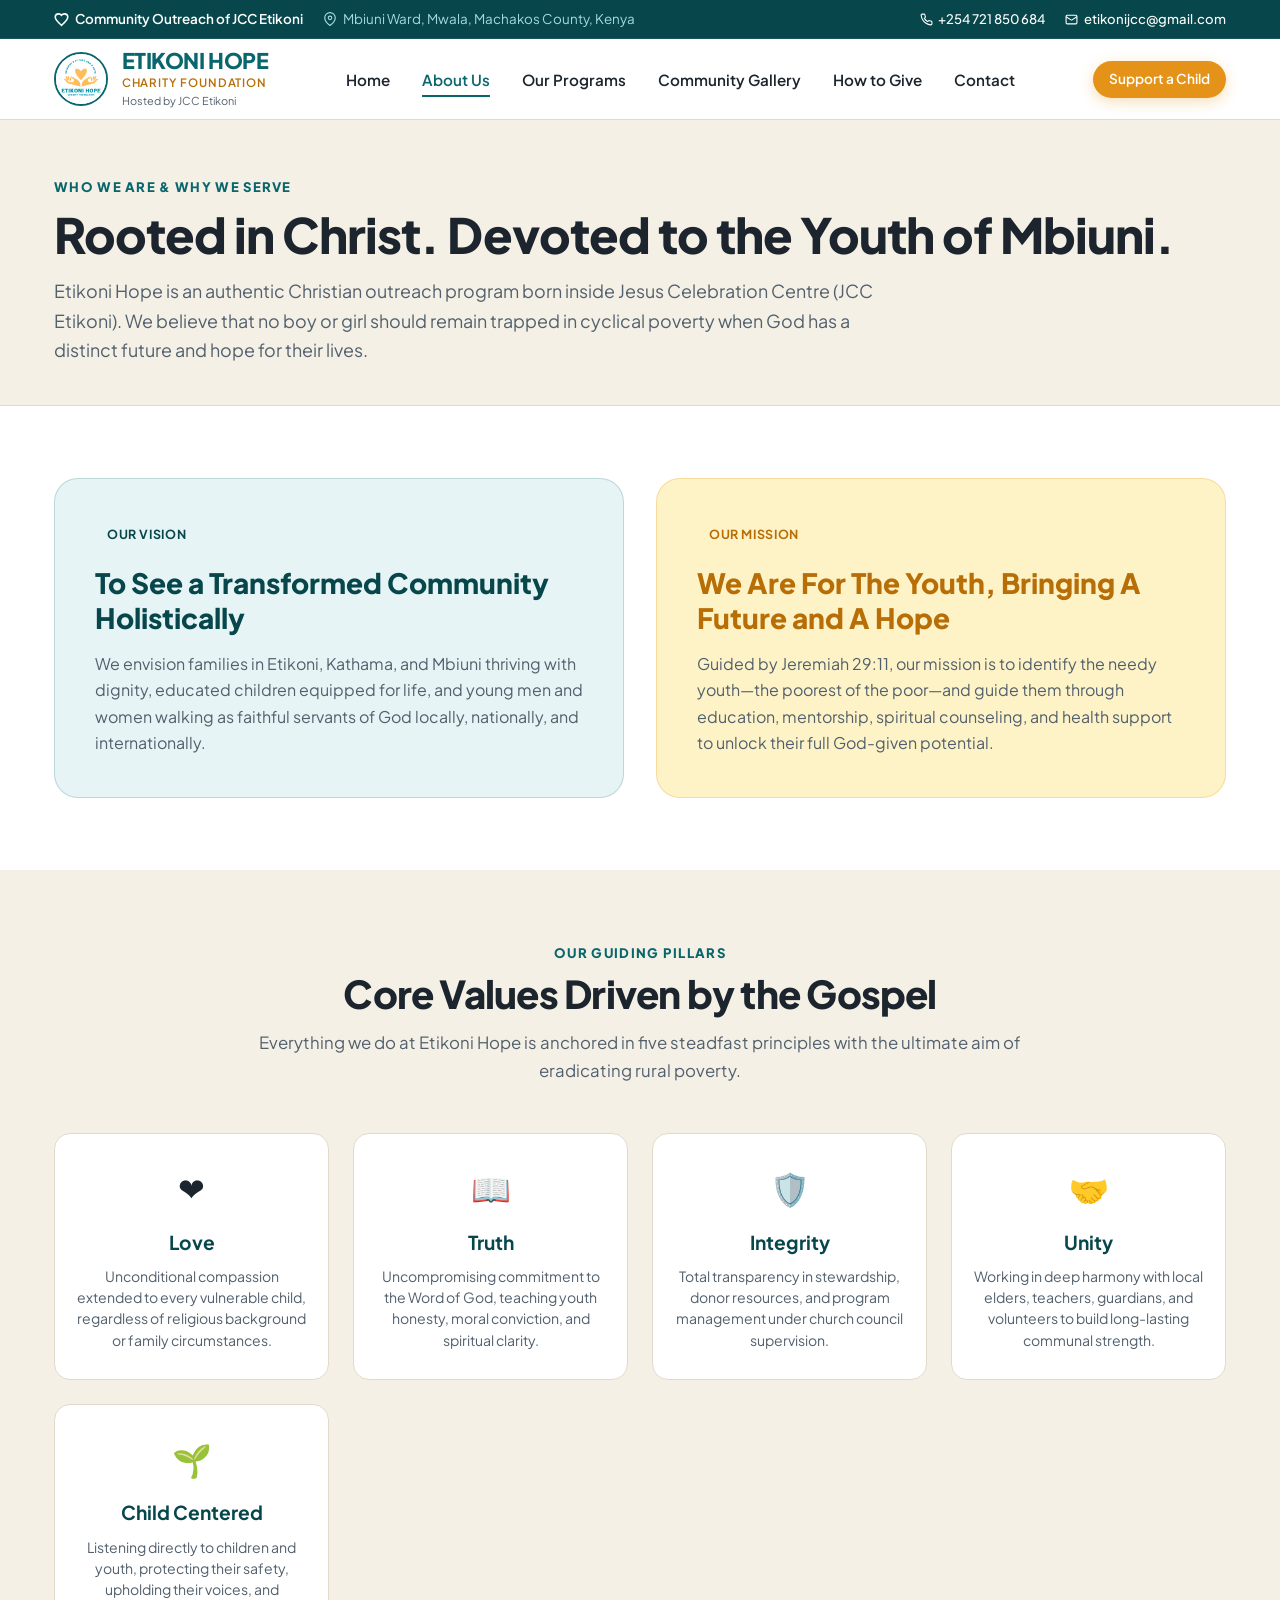
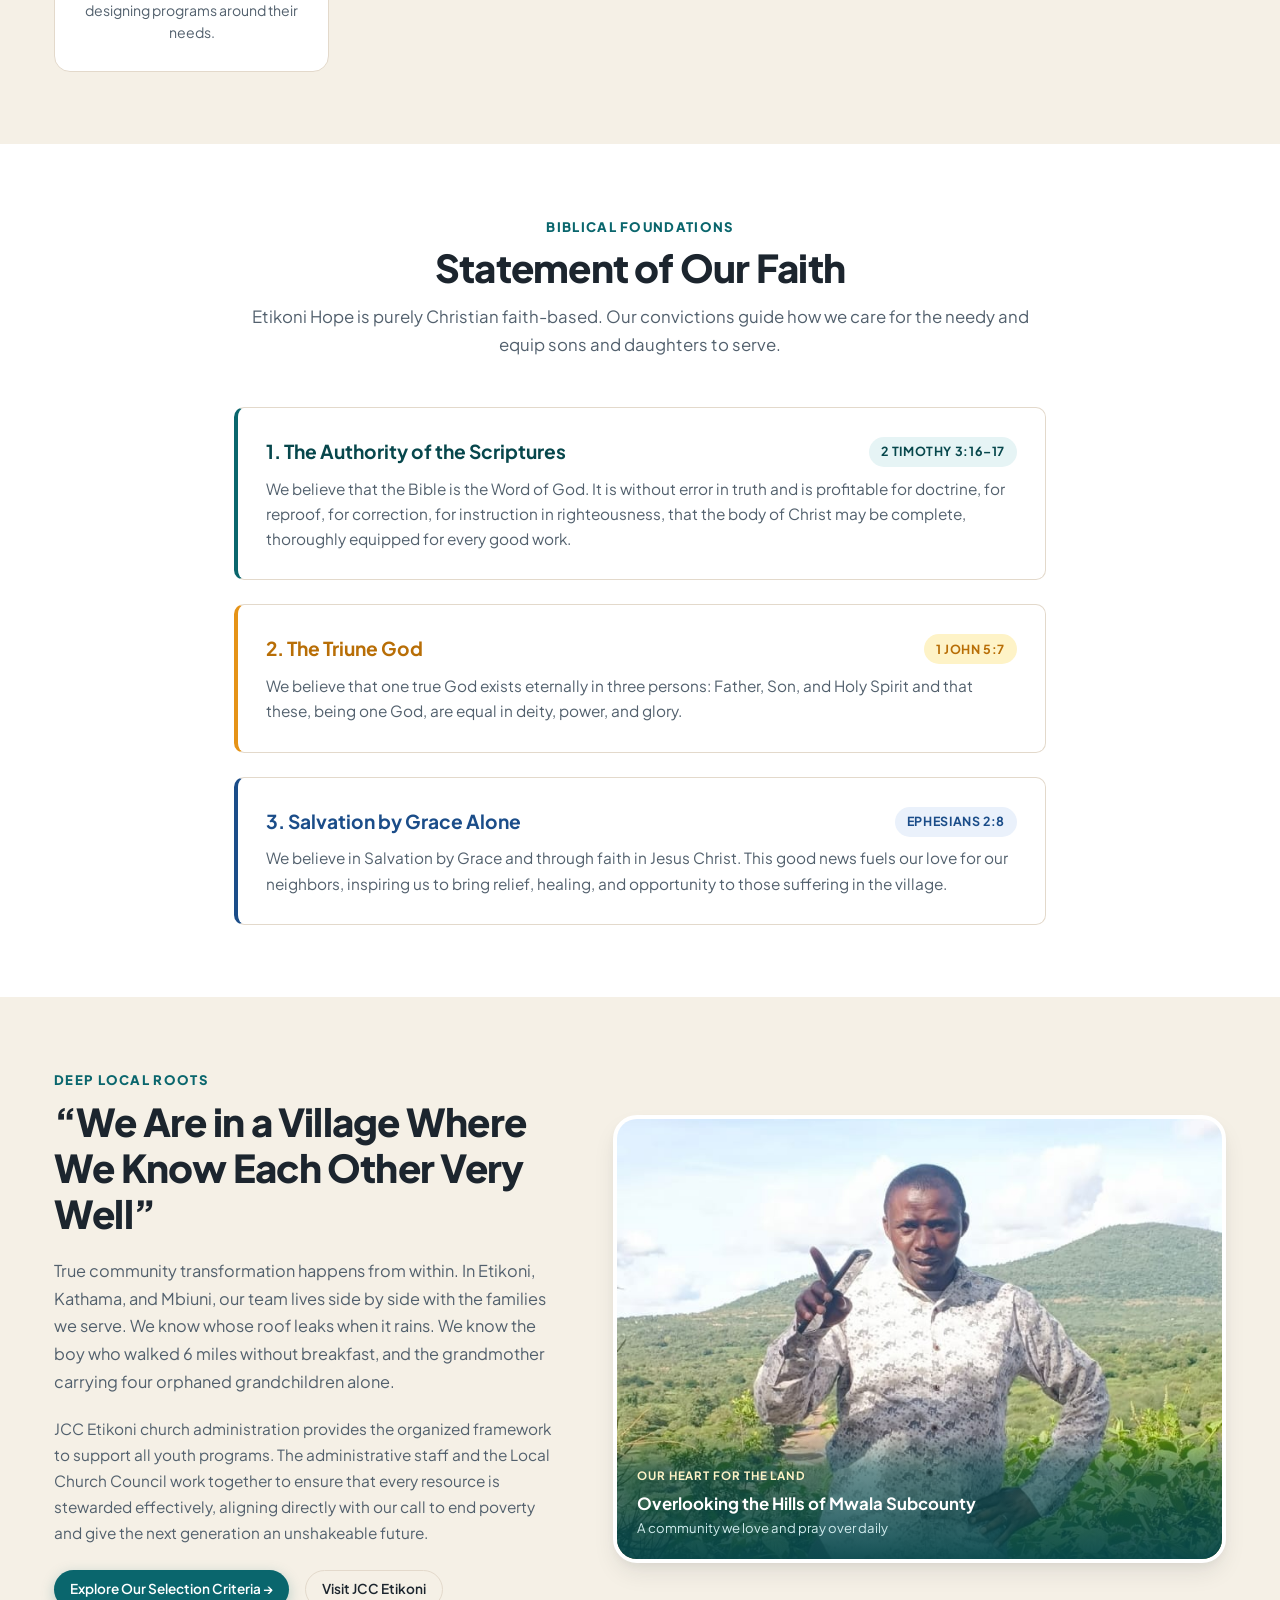
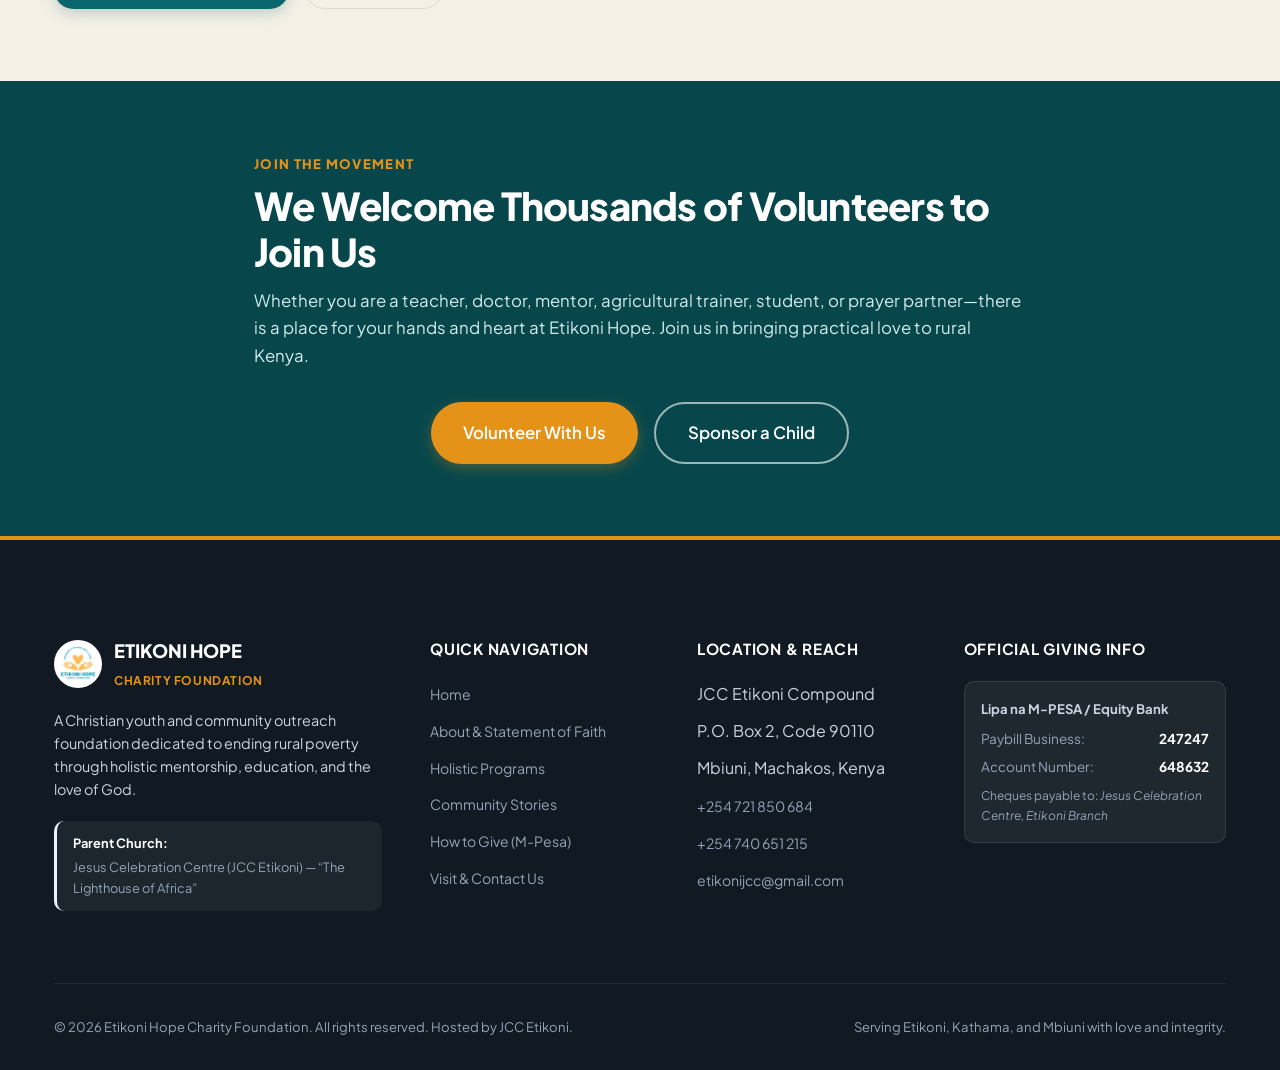
<file: about.html>
<!DOCTYPE html>
<html lang="en">
<head>
  <meta charset="UTF-8">
  <meta name="viewport" content="width=device-width, initial-scale=1.0">
  <title>About Us & Statement of Faith | Etikoni Hope Charity Foundation</title>
  <meta name="description" content="Learn about Etikoni Hope Charity Foundation, our Christian statement of faith, our leadership and partnership with JCC Etikoni, and our mission to transform youth in Mbiuni, Machakos, Kenya.">
  <link rel="preconnect" href="https://fonts.googleapis.com">
  <link rel="preconnect" href="https://fonts.gstatic.com" crossorigin>
  <link href="https://fonts.googleapis.com/css2?family=Newsreader:ital,opsz,wght@0,6..72,400;0,6..72,600;1,6..72,400&family=Plus+Jakarta+Sans:wght@400;500;600;700;800&display=swap" rel="stylesheet">
  <link rel="stylesheet" href="assets/css/styles.css">
  <link rel="icon" type="image/jpeg" href="assets/images/logo.jpg">
</head>
<body>
  <a href="#main-content" class="skip-link">Skip to main content</a>

  <!-- Top Announcement Bar -->
  <aside class="top-notice-bar" aria-label="Quick contact and community notice">
    <div class="container top-bar-inner">
      <div class="top-bar-left">
        <span class="top-bar-tag">
          <svg width="15" height="15" viewBox="0 0 24 24" fill="none" stroke="currentColor" stroke-width="2.5"><path d="M12 21.35l-1.45-1.32C5.4 15.36 2 12.28 2 8.5 2 5.42 4.42 3 7.5 3c1.74 0 3.41.81 4.5 2.09C13.09 3.81 14.76 3 16.5 3 19.58 3 22 5.42 22 8.5c0 3.78-3.4 6.86-8.55 11.54L12 21.35z"/></svg>
          Community Outreach of JCC Etikoni
        </span>
        <span class="top-bar-location">
          <svg width="14" height="14" viewBox="0 0 24 24" fill="none" stroke="currentColor" stroke-width="2"><path d="M21 10c0 7-9 13-9 13s-9-6-9-13a9 9 0 0 1 18 0z"/><circle cx="12" cy="10" r="3"/></svg>
          Mbiuni Ward, Mwala, Machakos County, Kenya
        </span>
      </div>
      <div class="top-bar-contacts">
        <a href="tel:+254721850684" class="top-contact-link">
          <svg width="13" height="13" viewBox="0 0 24 24" fill="none" stroke="currentColor" stroke-width="2"><path d="M22 16.92v3a2 2 0 0 1-2.18 2 19.79 19.79 0 0 1-8.63-3.07 19.5 19.5 0 0 1-6-6 19.79 19.79 0 0 1-3.07-8.67A2 2 0 0 1 4.11 2h3a2 2 0 0 1 2 1.72 12.84 12.84 0 0 0 .7 2.81 2 2 0 0 1-.45 2.11L8.09 9.91a16 16 0 0 0 6 6l1.27-1.27a2 2 0 0 1 2.11-.45 12.84 12.84 0 0 0 2.81.7A2 2 0 0 1 22 16.92z"/></svg>
          +254 721 850 684
        </a>
        <a href="mailto:etikonijcc@gmail.com" class="top-contact-link">
          <svg width="13" height="13" viewBox="0 0 24 24" fill="none" stroke="currentColor" stroke-width="2"><rect x="2" y="4" width="20" height="16" rx="2"/><path d="m22 7-8.97 5.7a1.94 1.94 0 0 1-2.06 0L2 7"/></svg>
          etikonijcc@gmail.com
        </a>
      </div>
    </div>
  </aside>

  <!-- Main Navigation -->
  <header class="site-header">
    <div class="container nav-container">
      <a href="index.html" class="brand-wrapper" aria-label="Etikoni Hope Home">
        <img src="assets/images/logo.jpg" alt="Etikoni Hope Charity Foundation Logo" class="brand-logo-img">
        <div class="brand-text-block">
          <span class="brand-name">Etikoni Hope</span>
          <span class="brand-tagline">Charity Foundation</span>
          <span class="brand-subchurch">Hosted by JCC Etikoni</span>
        </div>
      </a>

      <nav class="nav-menu" aria-label="Main Navigation">
        <a href="index.html" class="nav-link">Home</a>
        <a href="about.html" class="nav-link active">About Us</a>
        <a href="programs.html" class="nav-link">Our Programs</a>
        <a href="gallery.html" class="nav-link">Community Gallery</a>
        <a href="donate.html" class="nav-link">How to Give</a>
        <a href="contact.html" class="nav-link">Contact</a>
      </nav>

      <div class="nav-actions">
        <a href="donate.html" class="btn btn-accent btn-sm">Support a Child</a>
        <button class="mobile-toggle" aria-expanded="false" aria-label="Toggle navigation menu">
          <svg width="24" height="24" viewBox="0 0 24 24" fill="none" stroke="currentColor" stroke-width="2.5" stroke-linecap="round"><line x1="3" y1="12" x2="21" y2="12"></line><line x1="3" y1="6" x2="21" y2="6"></line><line x1="3" y1="18" x2="21" y2="18"></line></svg>
        </button>
      </div>
    </div>
  </header>

  <main id="main-content">
    <section class="section section-bg-warm" style="padding: 3.5rem 0 2.5rem; border-bottom: 1px solid var(--color-border);">
      <div class="container">
        <span class="section-subtitle">Who We Are & Why We Serve</span>
        <h1 class="section-title" style="font-size:clamp(2.2rem, 3.8vw, 3.2rem);">
          Rooted in Christ. Devoted to the Youth of Mbiuni.
        </h1>
        <p class="section-description" style="max-width: 820px; font-size:1.12rem;">
          Etikoni Hope is an authentic Christian outreach program born inside Jesus Celebration Centre (JCC Etikoni). We believe that no boy or girl should remain trapped in cyclical poverty when God has a distinct future and hope for their lives.
        </p>
      </div>
    </section>

    <section class="section section-bg-white">
      <div class="container">
        <div style="display:grid; grid-template-columns: repeat(auto-fit, minmax(320px, 1fr)); gap:2rem;">
          <div style="background:var(--color-primary-subtle); border:1px solid rgba(10,102,109,0.2); border-radius:var(--radius-xl); padding:2.5rem;">
            <div class="badge-tag" style="margin-bottom:1rem;">Our Vision</div>
            <h2 style="font-size:1.75rem; font-weight:800; color:var(--color-primary-dark); line-height:1.25; margin-bottom:1rem;">
              To See a Transformed Community Holistically
            </h2>
            <p style="color:var(--color-text-muted); font-size:1rem; line-height:1.65;">
              We envision families in Etikoni, Kathama, and Mbiuni thriving with dignity, educated children equipped for life, and young men and women walking as faithful servants of God locally, nationally, and internationally.
            </p>
          </div>

          <div style="background:var(--color-accent-light); border:1px solid rgba(229,147,24,0.25); border-radius:var(--radius-xl); padding:2.5rem;">
            <div class="badge-tag badge-tag-amber" style="margin-bottom:1rem;">Our Mission</div>
            <h2 style="font-size:1.75rem; font-weight:800; color:var(--color-accent-dark); line-height:1.25; margin-bottom:1rem;">
              We Are For The Youth, Bringing A Future and A Hope
            </h2>
            <p style="color:var(--color-text-muted); font-size:1rem; line-height:1.65;">
              Guided by Jeremiah 29:11, our mission is to identify the needy youth—the poorest of the poor—and guide them through education, mentorship, spiritual counseling, and health support to unlock their full God-given potential.
            </p>
          </div>
        </div>
      </div>
    </section>

    <section class="section section-bg-warm">
      <div class="container">
        <div class="section-header text-center">
          <span class="section-subtitle">Our Guiding Pillars</span>
          <h2 class="section-title">Core Values Driven by the Gospel</h2>
          <p class="section-description">
            Everything we do at Etikoni Hope is anchored in five steadfast principles with the ultimate aim of eradicating rural poverty.
          </p>
        </div>

        <div style="display:grid; grid-template-columns:repeat(auto-fit, minmax(220px, 1fr)); gap:1.5rem;">
          <div class="pillar-card" style="padding:1.75rem 1.25rem; text-align:center;">
            <div style="font-size:2rem; margin-bottom:0.75rem;">❤️</div>
            <h3 style="font-size:1.2rem; font-weight:700; color:var(--color-primary-dark); margin-bottom:0.5rem;">Love</h3>
            <p style="font-size:0.88rem; color:var(--color-text-muted); line-height:1.5;">
              Unconditional compassion extended to every vulnerable child, regardless of religious background or family circumstances.
            </p>
          </div>

          <div class="pillar-card" style="padding:1.75rem 1.25rem; text-align:center;">
            <div style="font-size:2rem; margin-bottom:0.75rem;">📖</div>
            <h3 style="font-size:1.2rem; font-weight:700; color:var(--color-primary-dark); margin-bottom:0.5rem;">Truth</h3>
            <p style="font-size:0.88rem; color:var(--color-text-muted); line-height:1.5;">
              Uncompromising commitment to the Word of God, teaching youth honesty, moral conviction, and spiritual clarity.
            </p>
          </div>

          <div class="pillar-card" style="padding:1.75rem 1.25rem; text-align:center;">
            <div style="font-size:2rem; margin-bottom:0.75rem;">🛡️</div>
            <h3 style="font-size:1.2rem; font-weight:700; color:var(--color-primary-dark); margin-bottom:0.5rem;">Integrity</h3>
            <p style="font-size:0.88rem; color:var(--color-text-muted); line-height:1.5;">
              Total transparency in stewardship, donor resources, and program management under church council supervision.
            </p>
          </div>

          <div class="pillar-card" style="padding:1.75rem 1.25rem; text-align:center;">
            <div style="font-size:2rem; margin-bottom:0.75rem;">🤝</div>
            <h3 style="font-size:1.2rem; font-weight:700; color:var(--color-primary-dark); margin-bottom:0.5rem;">Unity</h3>
            <p style="font-size:0.88rem; color:var(--color-text-muted); line-height:1.5;">
              Working in deep harmony with local elders, teachers, guardians, and volunteers to build long-lasting communal strength.
            </p>
          </div>

          <div class="pillar-card" style="padding:1.75rem 1.25rem; text-align:center;">
            <div style="font-size:2rem; margin-bottom:0.75rem;">🌱</div>
            <h3 style="font-size:1.2rem; font-weight:700; color:var(--color-primary-dark); margin-bottom:0.5rem;">Child Centered</h3>
            <p style="font-size:0.88rem; color:var(--color-text-muted); line-height:1.5;">
              Listening directly to children and youth, protecting their safety, upholding their voices, and designing programs around their needs.
            </p>
          </div>
        </div>
      </div>
    </section>

    <section class="section section-bg-white">
      <div class="container container-narrow">
        <div class="section-header text-center">
          <span class="section-subtitle">Biblical Foundations</span>
          <h2 class="section-title">Statement of Our Faith</h2>
          <p class="section-description">
            Etikoni Hope is purely Christian faith-based. Our convictions guide how we care for the needy and equip sons and daughters to serve.
          </p>
        </div>

        <div style="display:flex; flex-direction:column; gap:1.5rem;">
          <div style="border:1px solid var(--color-border); border-left:4px solid var(--color-primary); border-radius:var(--radius-md); padding:1.75rem; background:#ffffff;">
            <div style="display:flex; justify-content:space-between; align-items:center; margin-bottom:0.5rem;">
              <h3 style="font-size:1.2rem; font-weight:700; color:var(--color-primary-dark);">1. The Authority of the Scriptures</h3>
              <span class="badge-tag">2 Timothy 3:16–17</span>
            </div>
            <p style="font-size:0.96rem; color:var(--color-text-muted); line-height:1.65;">
              We believe that the Bible is the Word of God. It is without error in truth and is profitable for doctrine, for reproof, for correction, for instruction in righteousness, that the body of Christ may be complete, thoroughly equipped for every good work.
            </p>
          </div>

          <div style="border:1px solid var(--color-border); border-left:4px solid var(--color-accent); border-radius:var(--radius-md); padding:1.75rem; background:#ffffff;">
            <div style="display:flex; justify-content:space-between; align-items:center; margin-bottom:0.5rem;">
              <h3 style="font-size:1.2rem; font-weight:700; color:var(--color-accent-dark);">2. The Triune God</h3>
              <span class="badge-tag badge-tag-amber">1 John 5:7</span>
            </div>
            <p style="font-size:0.96rem; color:var(--color-text-muted); line-height:1.65;">
              We believe that one true God exists eternally in three persons: Father, Son, and Holy Spirit and that these, being one God, are equal in deity, power, and glory.
            </p>
          </div>

          <div style="border:1px solid var(--color-border); border-left:4px solid var(--color-church-blue); border-radius:var(--radius-md); padding:1.75rem; background:#ffffff;">
            <div style="display:flex; justify-content:space-between; align-items:center; margin-bottom:0.5rem;">
              <h3 style="font-size:1.2rem; font-weight:700; color:var(--color-church-blue);">3. Salvation by Grace Alone</h3>
              <span class="badge-tag badge-tag-blue">Ephesians 2:8</span>
            </div>
            <p style="font-size:0.96rem; color:var(--color-text-muted); line-height:1.65;">
              We believe in Salvation by Grace and through faith in Jesus Christ. This good news fuels our love for our neighbors, inspiring us to bring relief, healing, and opportunity to those suffering in the village.
            </p>
          </div>
        </div>
      </div>
    </section>

    <section class="section section-bg-warm">
      <div class="container">
        <div class="church-box-grid">
          <div>
            <span class="section-subtitle">Deep Local Roots</span>
            <h2 class="section-title" style="margin-bottom:1.25rem;">
              “We Are in a Village Where We Know Each Other Very Well”
            </h2>
            <p style="font-size:1.02rem; color:var(--color-text-muted); line-height:1.7; margin-bottom:1.25rem;">
              True community transformation happens from within. In Etikoni, Kathama, and Mbiuni, our team lives side by side with the families we serve. We know whose roof leaks when it rains. We know the boy who walked 6 miles without breakfast, and the grandmother carrying four orphaned grandchildren alone.
            </p>
            <p style="font-size:0.96rem; color:var(--color-text-muted); line-height:1.7; margin-bottom:1.5rem;">
              JCC Etikoni church administration provides the organized framework to support all youth programs. The administrative staff and the Local Church Council work together to ensure that every resource is stewarded effectively, aligning directly with our call to end poverty and give the next generation an unshakeable future.
            </p>

            <div style="display:flex; gap:1rem; flex-wrap:wrap;">
              <a href="programs.html" class="btn btn-primary btn-sm">Explore Our Selection Criteria &rarr;</a>
              <a href="contact.html" class="btn btn-secondary btn-sm">Visit JCC Etikoni</a>
            </div>
          </div>

          <div>
            <div class="hero-media-card" style="box-shadow:var(--shadow-lg);">
              <img src="assets/images/pastor-hilltop-view.jpg" alt="Leadership overlooking the hills of Mbiuni Ward, Machakos">
              <div class="hero-media-caption">
                <span class="caption-label">Our Heart for the Land</span>
                <div class="caption-title">Overlooking the Hills of Mwala Subcounty</div>
                <div class="caption-place">A community we love and pray over daily</div>
              </div>
            </div>
          </div>
        </div>
      </div>
    </section>

    <section class="section section-bg-dark">
      <div class="container text-center" style="max-width:820px; margin:0 auto;">
        <span class="section-subtitle">Join the Movement</span>
        <h2 class="section-title">We Welcome Thousands of Volunteers to Join Us</h2>
        <p class="section-description" style="margin-bottom:2rem;">
          Whether you are a teacher, doctor, mentor, agricultural trainer, student, or prayer partner—there is a place for your hands and heart at Etikoni Hope. Join us in bringing practical love to rural Kenya.
        </p>
        <div style="display:flex; justify-content:center; gap:1rem; flex-wrap:wrap;">
          <a href="contact.html" class="btn btn-accent btn-lg">Volunteer With Us</a>
          <a href="donate.html" class="btn btn-outline-white btn-lg">Sponsor a Child</a>
        </div>
      </div>
    </section>
  </main>

  <footer class="site-footer">
    <div class="container">
      <div class="footer-grid">
        <div class="footer-brand">
          <div style="display:flex; align-items:center; gap:0.75rem; margin-bottom:1rem;">
            <img src="assets/images/logo.jpg" alt="Etikoni Hope" style="width:48px; height:48px; border-radius:50%; background:#fff; padding:2px;">
            <div>
              <h4 style="margin:0; font-size:1.15rem; color:#fff;">Etikoni Hope</h4>
              <span style="font-size:0.75rem; color:var(--color-accent); text-transform:uppercase; letter-spacing:0.05em; font-weight:700;">Charity Foundation</span>
            </div>
          </div>
          <p>
            A Christian youth and community outreach foundation dedicated to ending rural poverty through holistic mentorship, education, and the love of God.
          </p>
          <div class="footer-church-note">
            <strong>Parent Church:</strong>
            Jesus Celebration Centre (JCC Etikoni) — “The Lighthouse of Africa”
          </div>
        </div>

        <div class="footer-col">
          <h5>Quick Navigation</h5>
          <ul class="footer-links">
            <li><a href="index.html">Home</a></li>
            <li><a href="about.html">About & Statement of Faith</a></li>
            <li><a href="programs.html">Holistic Programs</a></li>
            <li><a href="gallery.html">Community Stories</a></li>
            <li><a href="donate.html">How to Give (M-Pesa)</a></li>
            <li><a href="contact.html">Visit & Contact Us</a></li>
          </ul>
        </div>

        <div class="footer-col">
          <h5>Location & Reach</h5>
          <ul class="footer-links">
            <li><span style="color:#cbd5e1;">JCC Etikoni Compound</span></li>
            <li><span style="color:#cbd5e1;">P.O. Box 2, Code 90110</span></li>
            <li><span style="color:#cbd5e1;">Mbiuni, Machakos, Kenya</span></li>
            <li style="margin-top:0.75rem;"><a href="tel:+254721850684">+254 721 850 684</a></li>
            <li><a href="tel:+254740651215">+254 740 651 215</a></li>
            <li><a href="mailto:etikonijcc@gmail.com">etikonijcc@gmail.com</a></li>
          </ul>
        </div>

        <div class="footer-col">
          <h5>Official Giving Info</h5>
          <div class="footer-paybill-widget">
            <p><strong>Lipa na M-PESA / Equity Bank</strong></p>
            <div class="footer-paybill-row">
              <span>Paybill Business:</span>
              <strong>247247</strong>
            </div>
            <div class="footer-paybill-row">
              <span>Account Number:</span>
              <strong>648632</strong>
            </div>
            <p style="font-size:0.75rem; color:#94a3b8; margin-top:0.5rem; margin-bottom:0;">
              Cheques payable to: <em>Jesus Celebration Centre, Etikoni Branch</em>
            </p>
          </div>
        </div>
      </div>

      <div class="footer-bottom">
        <p>&copy; 2026 Etikoni Hope Charity Foundation. All rights reserved. Hosted by JCC Etikoni.</p>
        <p>Serving Etikoni, Kathama, and Mbiuni with love and integrity.</p>
      </div>
    </div>
  </footer>

  <script src="assets/js/main.js"></script>
</body>
</html>
</file>
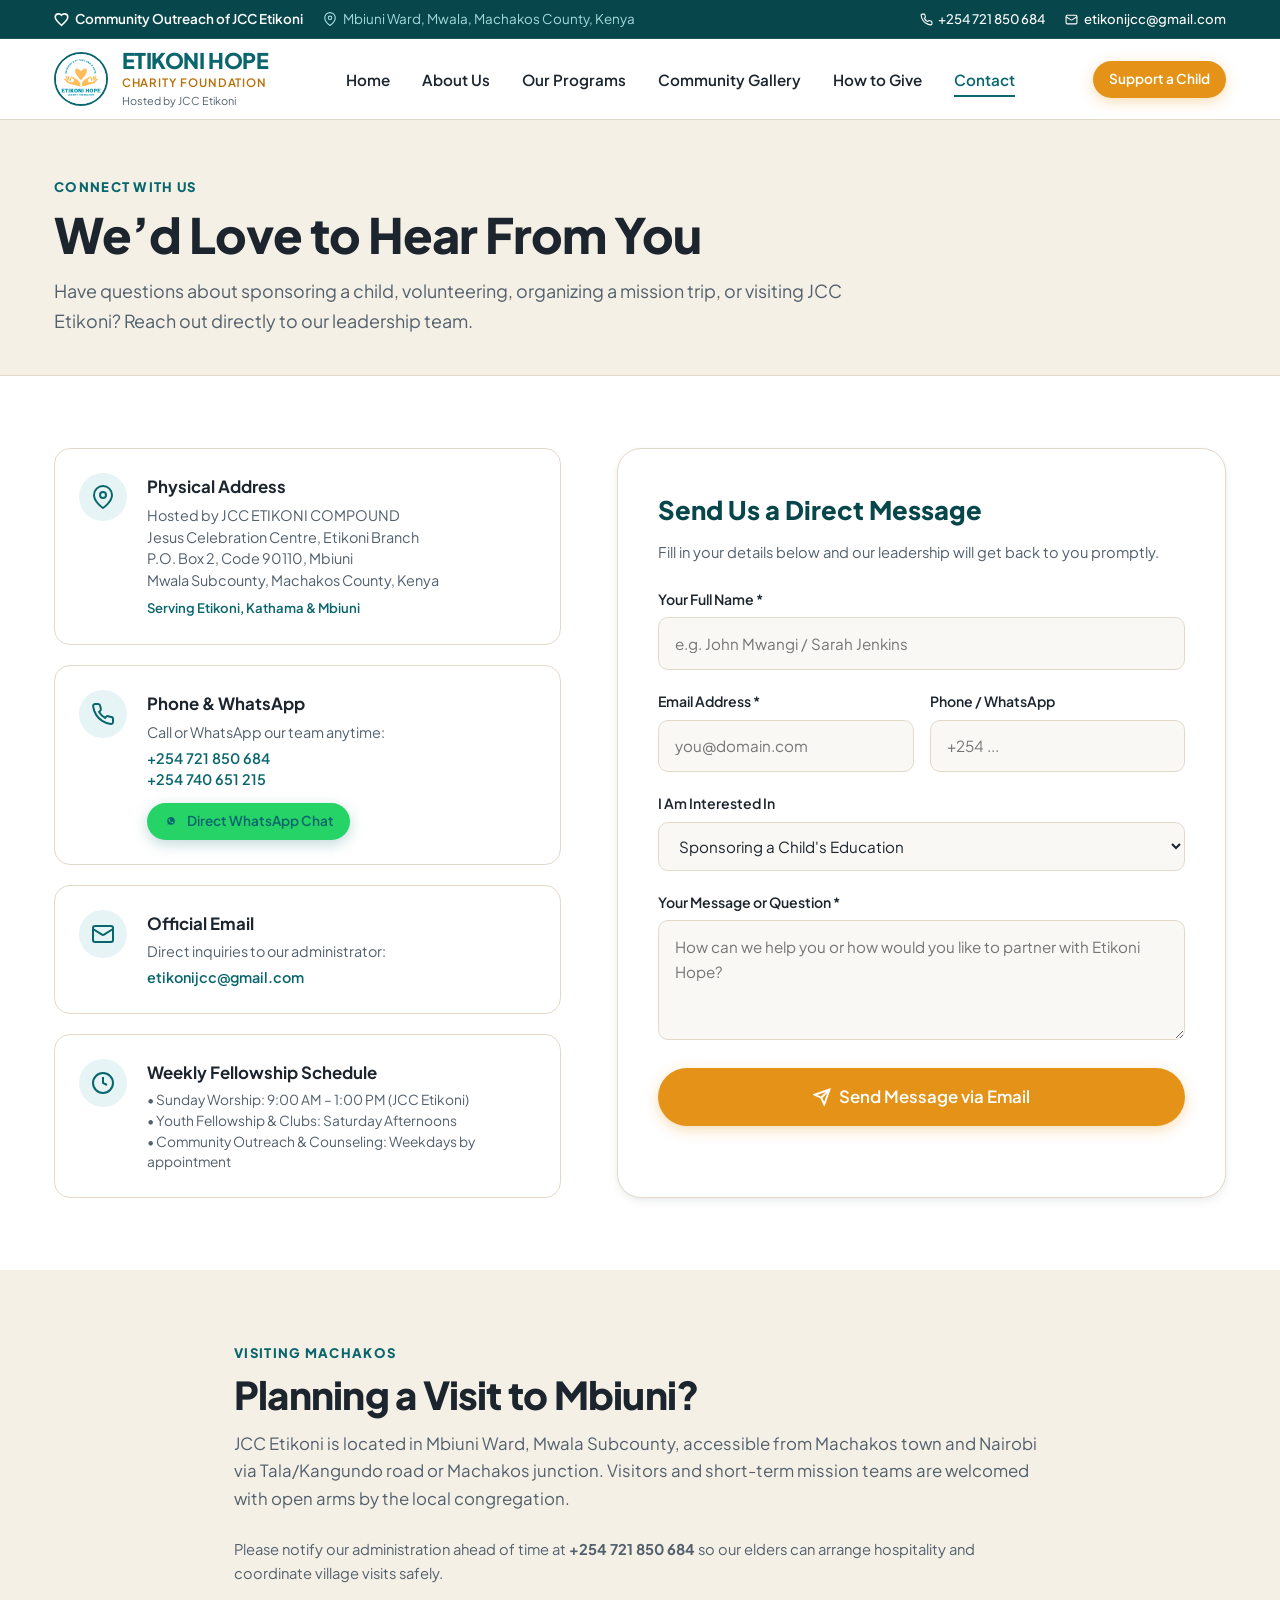
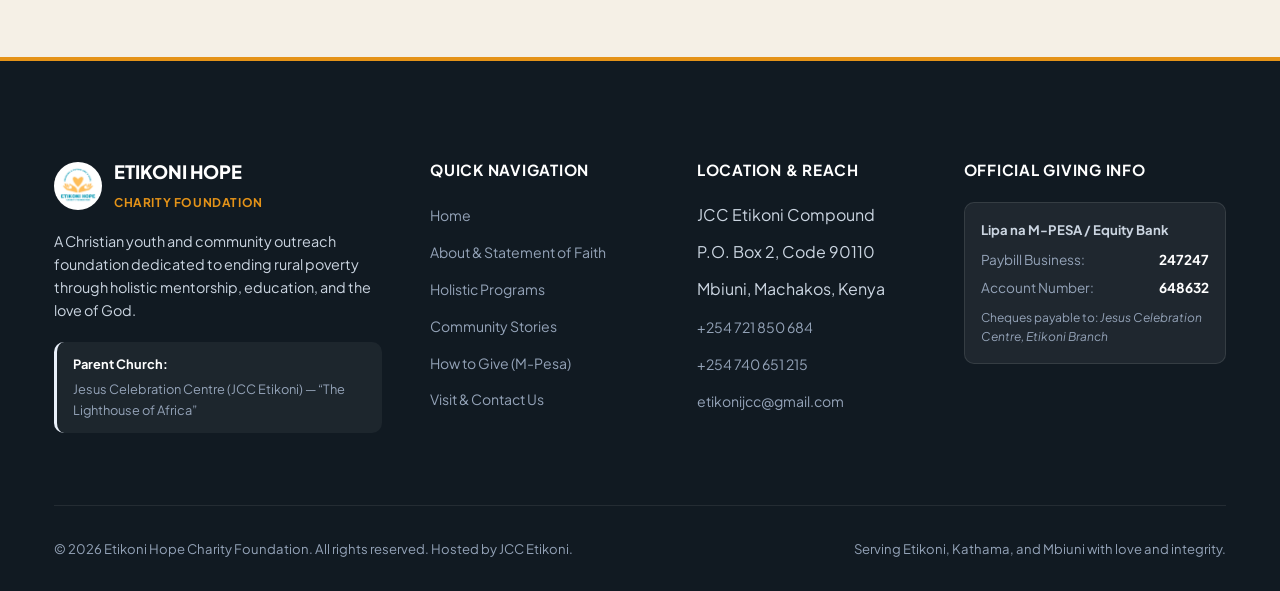
<file: contact.html>
<!DOCTYPE html>
<html lang="en">
<head>
  <meta charset="UTF-8">
  <meta name="viewport" content="width=device-width, initial-scale=1.0">
  <title>Contact & Visit Us | Etikoni Hope Charity Foundation</title>
  <meta name="description" content="Get in touch with Etikoni Hope Charity Foundation and JCC Etikoni in Mbiuni, Machakos, Kenya. Call +254 721 850 684 or visit our church compound in Mwala.">
  <link rel="preconnect" href="https://fonts.googleapis.com">
  <link rel="preconnect" href="https://fonts.gstatic.com" crossorigin>
  <link href="https://fonts.googleapis.com/css2?family=Newsreader:ital,opsz,wght@0,6..72,400;0,6..72,600;1,6..72,400&family=Plus+Jakarta+Sans:wght@400;500;600;700;800&display=swap" rel="stylesheet">
  <link rel="stylesheet" href="assets/css/styles.css">
  <link rel="icon" type="image/jpeg" href="assets/images/logo.jpg">
</head>
<body>
  <a href="#main-content" class="skip-link">Skip to main content</a>

  <!-- Top Announcement Bar -->
  <aside class="top-notice-bar" aria-label="Quick contact and community notice">
    <div class="container top-bar-inner">
      <div class="top-bar-left">
        <span class="top-bar-tag">
          <svg width="15" height="15" viewBox="0 0 24 24" fill="none" stroke="currentColor" stroke-width="2.5"><path d="M12 21.35l-1.45-1.32C5.4 15.36 2 12.28 2 8.5 2 5.42 4.42 3 7.5 3c1.74 0 3.41.81 4.5 2.09C13.09 3.81 14.76 3 16.5 3 19.58 3 22 5.42 22 8.5c0 3.78-3.4 6.86-8.55 11.54L12 21.35z"/></svg>
          Community Outreach of JCC Etikoni
        </span>
        <span class="top-bar-location">
          <svg width="14" height="14" viewBox="0 0 24 24" fill="none" stroke="currentColor" stroke-width="2"><path d="M21 10c0 7-9 13-9 13s-9-6-9-13a9 9 0 0 1 18 0z"/><circle cx="12" cy="10" r="3"/></svg>
          Mbiuni Ward, Mwala, Machakos County, Kenya
        </span>
      </div>
      <div class="top-bar-contacts">
        <a href="tel:+254721850684" class="top-contact-link">
          <svg width="13" height="13" viewBox="0 0 24 24" fill="none" stroke="currentColor" stroke-width="2"><path d="M22 16.92v3a2 2 0 0 1-2.18 2 19.79 19.79 0 0 1-8.63-3.07 19.5 19.5 0 0 1-6-6 19.79 19.79 0 0 1-3.07-8.67A2 2 0 0 1 4.11 2h3a2 2 0 0 1 2 1.72 12.84 12.84 0 0 0 .7 2.81 2 2 0 0 1-.45 2.11L8.09 9.91a16 16 0 0 0 6 6l1.27-1.27a2 2 0 0 1 2.11-.45 12.84 12.84 0 0 0 2.81.7A2 2 0 0 1 22 16.92z"/></svg>
          +254 721 850 684
        </a>
        <a href="mailto:etikonijcc@gmail.com" class="top-contact-link">
          <svg width="13" height="13" viewBox="0 0 24 24" fill="none" stroke="currentColor" stroke-width="2"><rect x="2" y="4" width="20" height="16" rx="2"/><path d="m22 7-8.97 5.7a1.94 1.94 0 0 1-2.06 0L2 7"/></svg>
          etikonijcc@gmail.com
        </a>
      </div>
    </div>
  </aside>

  <!-- Main Navigation -->
  <header class="site-header">
    <div class="container nav-container">
      <a href="index.html" class="brand-wrapper" aria-label="Etikoni Hope Home">
        <img src="assets/images/logo.jpg" alt="Etikoni Hope Charity Foundation Logo" class="brand-logo-img">
        <div class="brand-text-block">
          <span class="brand-name">Etikoni Hope</span>
          <span class="brand-tagline">Charity Foundation</span>
          <span class="brand-subchurch">Hosted by JCC Etikoni</span>
        </div>
      </a>

      <nav class="nav-menu" aria-label="Main Navigation">
        <a href="index.html" class="nav-link">Home</a>
        <a href="about.html" class="nav-link">About Us</a>
        <a href="programs.html" class="nav-link">Our Programs</a>
        <a href="gallery.html" class="nav-link">Community Gallery</a>
        <a href="donate.html" class="nav-link">How to Give</a>
        <a href="contact.html" class="nav-link active">Contact</a>
      </nav>

      <div class="nav-actions">
        <a href="donate.html" class="btn btn-accent btn-sm">Support a Child</a>
        <button class="mobile-toggle" aria-expanded="false" aria-label="Toggle navigation menu">
          <svg width="24" height="24" viewBox="0 0 24 24" fill="none" stroke="currentColor" stroke-width="2.5" stroke-linecap="round"><line x1="3" y1="12" x2="21" y2="12"></line><line x1="3" y1="6" x2="21" y2="6"></line><line x1="3" y1="18" x2="21" y2="18"></line></svg>
        </button>
      </div>
    </div>
  </header>

  <main id="main-content">
    <section class="section section-bg-warm" style="padding: 3.5rem 0 2.5rem; border-bottom: 1px solid var(--color-border);">
      <div class="container">
        <span class="section-subtitle">Connect With Us</span>
        <h1 class="section-title" style="font-size:clamp(2.2rem, 3.8vw, 3.2rem);">
          We’d Love to Hear From You
        </h1>
        <p class="section-description" style="max-width: 820px; font-size:1.12rem;">
          Have questions about sponsoring a child, volunteering, organizing a mission trip, or visiting JCC Etikoni? Reach out directly to our leadership team.
        </p>
      </div>
    </section>

    <!-- Contact Info & Form Grid -->
    <section class="section section-bg-white">
      <div class="container">
        <div class="contact-layout-grid">
          <div class="contact-card-list">
            <div class="contact-info-card">
              <div class="contact-icon-bubble">
                <svg width="24" height="24" viewBox="0 0 24 24" fill="none" stroke="currentColor" stroke-width="2"><path d="M21 10c0 7-9 13-9 13s-9-6-9-13a9 9 0 0 1 18 0z"/><circle cx="12" cy="10" r="3"/></svg>
              </div>
              <div>
                <strong>Physical Address</strong>
                <p>
                  Hosted by JCC ETIKONI COMPOUND<br>
                  Jesus Celebration Centre, Etikoni Branch<br>
                  P.O. Box 2, Code 90110, Mbiuni<br>
                  Mwala Subcounty, Machakos County, Kenya
                </p>
                <span style="font-size:0.82rem; color:var(--color-primary); font-weight:600; display:inline-block; margin-top:0.35rem;">
                  Serving Etikoni, Kathama & Mbiuni
                </span>
              </div>
            </div>

            <div class="contact-info-card">
              <div class="contact-icon-bubble">
                <svg width="24" height="24" viewBox="0 0 24 24" fill="none" stroke="currentColor" stroke-width="2"><path d="M22 16.92v3a2 2 0 0 1-2.18 2 19.79 19.79 0 0 1-8.63-3.07 19.5 19.5 0 0 1-6-6 19.79 19.79 0 0 1-3.07-8.67A2 2 0 0 1 4.11 2h3a2 2 0 0 1 2 1.72 12.84 12.84 0 0 0 .7 2.81 2 2 0 0 1-.45 2.11L8.09 9.91a16 16 0 0 0 6 6l1.27-1.27a2 2 0 0 1 2.11-.45 12.84 12.84 0 0 0 2.81.7A2 2 0 0 1 22 16.92z"/></svg>
              </div>
              <div>
                <strong>Phone & WhatsApp</strong>
                <p>Call or WhatsApp our team anytime:</p>
                <p style="margin-top:0.25rem;">
                  <a href="tel:+254721850684">+254 721 850 684</a><br>
                  <a href="tel:+254740651215">+254 740 651 215</a>
                </p>
                <div style="margin-top:0.75rem;">
                  <a href="https://wa.me/254721850684?text=Hello%20Etikoni%20Hope%2C%20I%20would%20like%20to%20learn%20more%20about%20your%20community%20programs." target="_blank" rel="noopener noreferrer" class="btn btn-primary btn-sm" style="background:#25D366; border-color:#25D366;">
                    <svg width="16" height="16" viewBox="0 0 24 24" fill="currentColor"><path d="M12.031 6.172c-3.181 0-5.767 2.586-5.768 5.766-.001 1.298.38 2.27 1.019 3.287l-.582 2.128 2.182-.573c.978.58 1.911.928 3.145.929 3.178 0 5.767-2.587 5.768-5.766.001-3.187-2.575-5.77-5.764-5.771zm3.392 8.244c-.144.405-.837.774-1.17.824-.312.045-.694.062-2.125-.536-1.748-.73-2.883-2.508-2.97-2.624-.088-.115-.708-.941-.708-1.795 0-.854.448-1.274.607-1.448.16-.175.348-.219.465-.219.116 0 .233.001.335.006.107.005.25-.041.391.298.144.348.494 1.202.537 1.29.044.088.073.19.015.305-.058.115-.088.19-.175.29-.088.102-.185.228-.264.306-.088.088-.18.184-.078.36.103.175.457.755.981 1.222.674.601 1.242.787 1.417.874.175.088.277.073.38-.044.102-.116.438-.51.554-.686.117-.175.234-.146.395-.088.16.058 1.02.481 1.196.568.175.088.291.131.335.205.044.072.044.42-.1.825z"/></svg>
                    Direct WhatsApp Chat
                  </a>
                </div>
              </div>
            </div>

            <div class="contact-info-card">
              <div class="contact-icon-bubble">
                <svg width="24" height="24" viewBox="0 0 24 24" fill="none" stroke="currentColor" stroke-width="2"><rect x="2" y="4" width="20" height="16" rx="2"/><path d="m22 7-8.97 5.7a1.94 1.94 0 0 1-2.06 0L2 7"/></svg>
              </div>
              <div>
                <strong>Official Email</strong>
                <p>Direct inquiries to our administrator:</p>
                <p style="margin-top:0.25rem;">
                  <a href="mailto:etikonijcc@gmail.com">etikonijcc@gmail.com</a>
                </p>
              </div>
            </div>

            <div class="contact-info-card">
              <div class="contact-icon-bubble">
                <svg width="24" height="24" viewBox="0 0 24 24" fill="none" stroke="currentColor" stroke-width="2"><circle cx="12" cy="12" r="10"/><polyline points="12 6 12 12 16 14"/></svg>
              </div>
              <div>
                <strong>Weekly Fellowship Schedule</strong>
                <p style="font-size:0.86rem; color:var(--color-text-muted);">
                  • Sunday Worship: 9:00 AM – 1:00 PM (JCC Etikoni)<br>
                  • Youth Fellowship & Clubs: Saturday Afternoons<br>
                  • Community Outreach & Counseling: Weekdays by appointment
                </p>
              </div>
            </div>
          </div>

          <div class="contact-form-box">
            <h2 style="font-size:1.6rem; font-weight:800; color:var(--color-primary-dark); margin-bottom:0.5rem;">
              Send Us a Direct Message
            </h2>
            <p style="font-size:0.92rem; color:var(--color-text-muted); margin-bottom:1.5rem;">
              Fill in your details below and our leadership will get back to you promptly.
            </p>

            <form action="mailto:etikonijcc@gmail.com" method="POST" enctype="text/plain">
              <div class="form-group">
                <label for="contact-name" class="form-label">Your Full Name *</label>
                <input type="text" id="contact-name" name="name" class="form-input" placeholder="e.g. John Mwangi / Sarah Jenkins" required>
              </div>

              <div class="form-group" style="display:grid; grid-template-columns:1fr 1fr; gap:1rem;">
                <div>
                  <label for="contact-email" class="form-label">Email Address *</label>
                  <input type="email" id="contact-email" name="email" class="form-input" placeholder="you@domain.com" required>
                </div>
                <div>
                  <label for="contact-phone" class="form-label">Phone / WhatsApp</label>
                  <input type="tel" id="contact-phone" name="phone" class="form-input" placeholder="+254 ...">
                </div>
              </div>

              <div class="form-group">
                <label for="contact-interest" class="form-label">I Am Interested In</label>
                <select id="contact-interest" name="interest" class="form-select">
                  <option value="Sponsoring a Child">Sponsoring a Child's Education</option>
                  <option value="Volunteering">Volunteering / Mentorship</option>
                  <option value="Church Partnership">Church / Mission Partnership</option>
                  <option value="Food & Health Relief">Food Relief & Healthcare Support</option>
                  <option value="General Inquiry">General Inquiry</option>
                </select>
              </div>

              <div class="form-group">
                <label for="contact-message" class="form-label">Your Message or Question *</label>
                <textarea id="contact-message" name="message" class="form-textarea" placeholder="How can we help you or how would you like to partner with Etikoni Hope?" required></textarea>
              </div>

              <button type="submit" class="btn btn-accent btn-lg" style="width:100%;">
                <svg width="18" height="18" viewBox="0 0 24 24" fill="none" stroke="currentColor" stroke-width="2.5"><line x1="22" y1="2" x2="11" y2="13"></line><polygon points="22 2 15 22 11 13 2 9 22 2"></polygon></svg>
                Send Message via Email
              </button>
            </form>
          </div>
        </div>
      </div>
    </section>

    <section class="section section-bg-warm">
      <div class="container container-narrow text-center">
        <span class="section-subtitle">Visiting Machakos</span>
        <h2 class="section-title">Planning a Visit to Mbiuni?</h2>
        <p class="section-description" style="margin-bottom:1.5rem;">
          JCC Etikoni is located in Mbiuni Ward, Mwala Subcounty, accessible from Machakos town and Nairobi via Tala/Kangundo road or Machakos junction. Visitors and short-term mission teams are welcomed with open arms by the local congregation.
        </p>
        <p style="font-size:0.92rem; color:var(--color-text-muted);">
          Please notify our administration ahead of time at <strong>+254 721 850 684</strong> so our elders can arrange hospitality and coordinate village visits safely.
        </p>
      </div>
    </section>
  </main>

  <footer class="site-footer">
    <div class="container">
      <div class="footer-grid">
        <div class="footer-brand">
          <div style="display:flex; align-items:center; gap:0.75rem; margin-bottom:1rem;">
            <img src="assets/images/logo.jpg" alt="Etikoni Hope" style="width:48px; height:48px; border-radius:50%; background:#fff; padding:2px;">
            <div>
              <h4 style="margin:0; font-size:1.15rem; color:#fff;">Etikoni Hope</h4>
              <span style="font-size:0.75rem; color:var(--color-accent); text-transform:uppercase; letter-spacing:0.05em; font-weight:700;">Charity Foundation</span>
            </div>
          </div>
          <p>
            A Christian youth and community outreach foundation dedicated to ending rural poverty through holistic mentorship, education, and the love of God.
          </p>
          <div class="footer-church-note">
            <strong>Parent Church:</strong>
            Jesus Celebration Centre (JCC Etikoni) — “The Lighthouse of Africa”
          </div>
        </div>

        <div class="footer-col">
          <h5>Quick Navigation</h5>
          <ul class="footer-links">
            <li><a href="index.html">Home</a></li>
            <li><a href="about.html">About & Statement of Faith</a></li>
            <li><a href="programs.html">Holistic Programs</a></li>
            <li><a href="gallery.html">Community Stories</a></li>
            <li><a href="donate.html">How to Give (M-Pesa)</a></li>
            <li><a href="contact.html">Visit & Contact Us</a></li>
          </ul>
        </div>

        <div class="footer-col">
          <h5>Location & Reach</h5>
          <ul class="footer-links">
            <li><span style="color:#cbd5e1;">JCC Etikoni Compound</span></li>
            <li><span style="color:#cbd5e1;">P.O. Box 2, Code 90110</span></li>
            <li><span style="color:#cbd5e1;">Mbiuni, Machakos, Kenya</span></li>
            <li style="margin-top:0.75rem;"><a href="tel:+254721850684">+254 721 850 684</a></li>
            <li><a href="tel:+254740651215">+254 740 651 215</a></li>
            <li><a href="mailto:etikonijcc@gmail.com">etikonijcc@gmail.com</a></li>
          </ul>
        </div>

        <div class="footer-col">
          <h5>Official Giving Info</h5>
          <div class="footer-paybill-widget">
            <p><strong>Lipa na M-PESA / Equity Bank</strong></p>
            <div class="footer-paybill-row">
              <span>Paybill Business:</span>
              <strong>247247</strong>
            </div>
            <div class="footer-paybill-row">
              <span>Account Number:</span>
              <strong>648632</strong>
            </div>
            <p style="font-size:0.75rem; color:#94a3b8; margin-top:0.5rem; margin-bottom:0;">
              Cheques payable to: <em>Jesus Celebration Centre, Etikoni Branch</em>
            </p>
          </div>
        </div>
      </div>

      <div class="footer-bottom">
        <p>&copy; 2026 Etikoni Hope Charity Foundation. All rights reserved. Hosted by JCC Etikoni.</p>
        <p>Serving Etikoni, Kathama, and Mbiuni with love and integrity.</p>
      </div>
    </div>
  </footer>

  <script src="assets/js/main.js"></script>
</body>
</html>
</file>
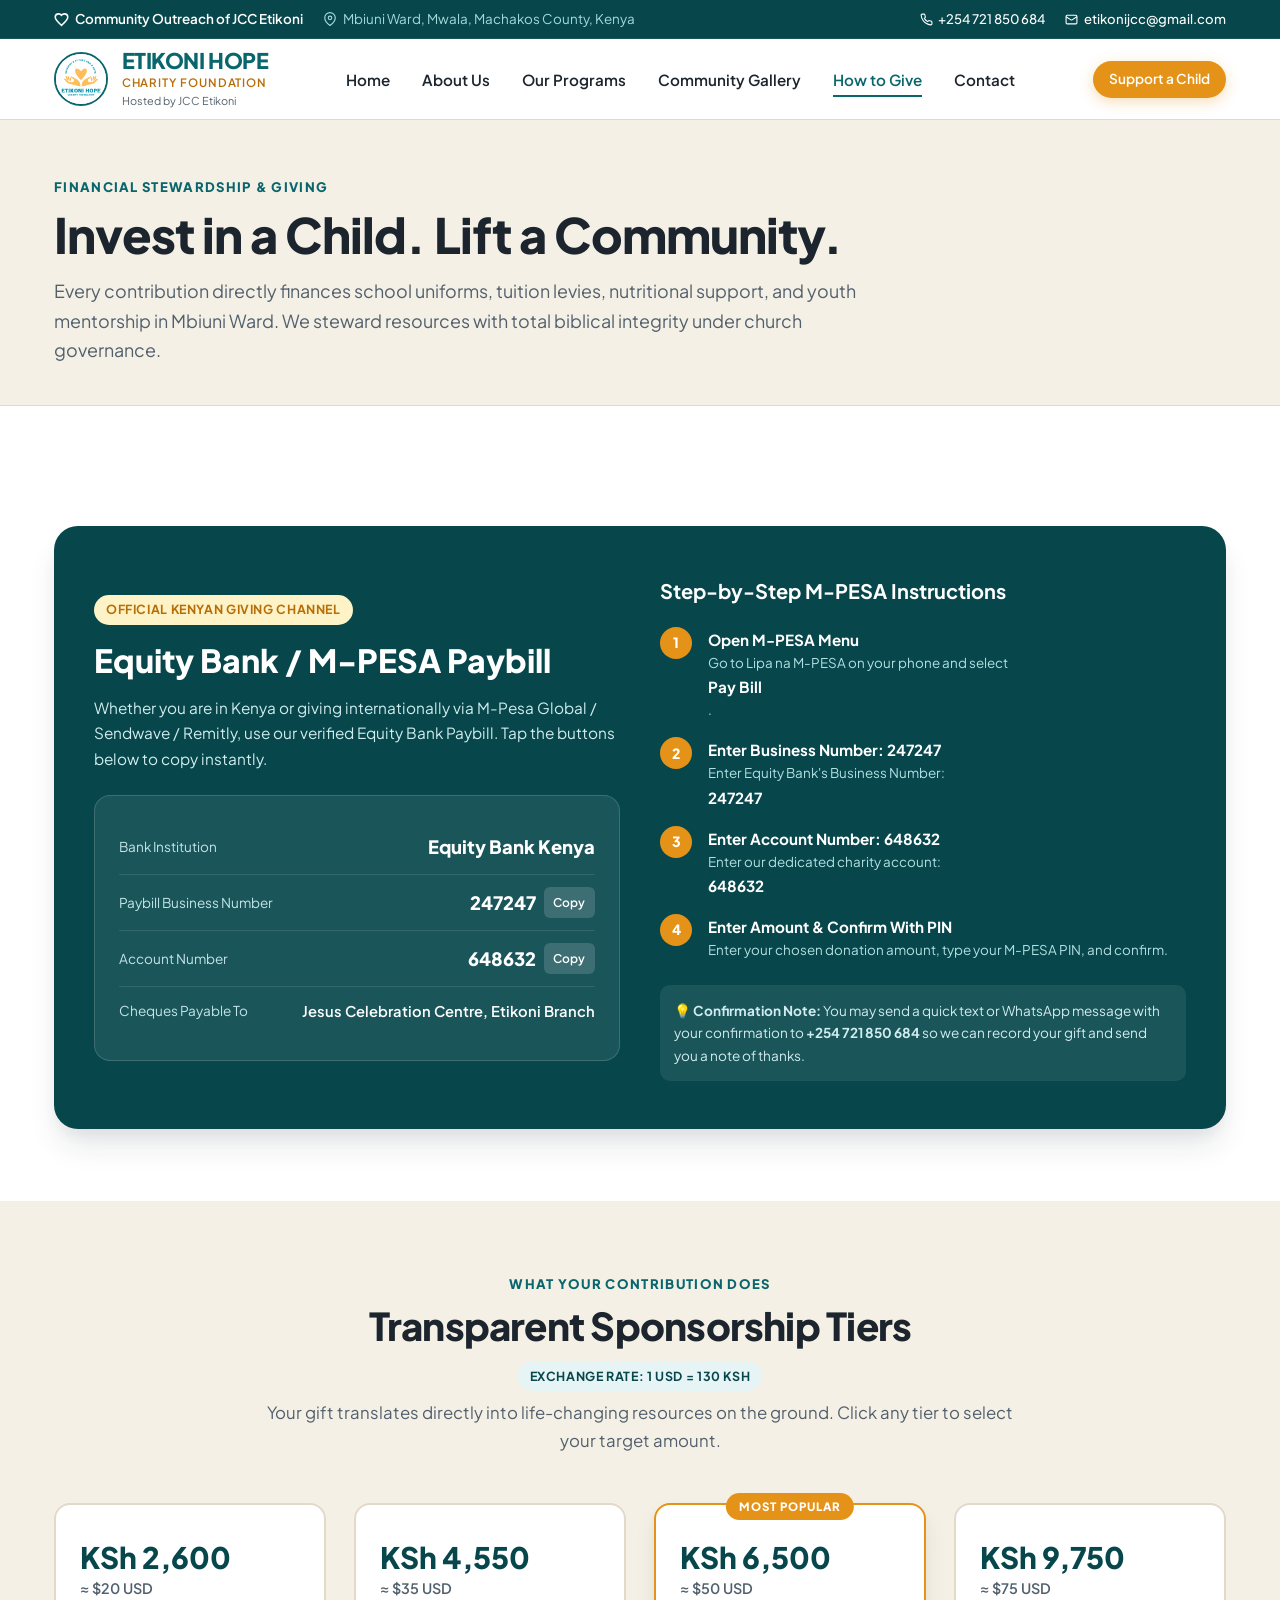
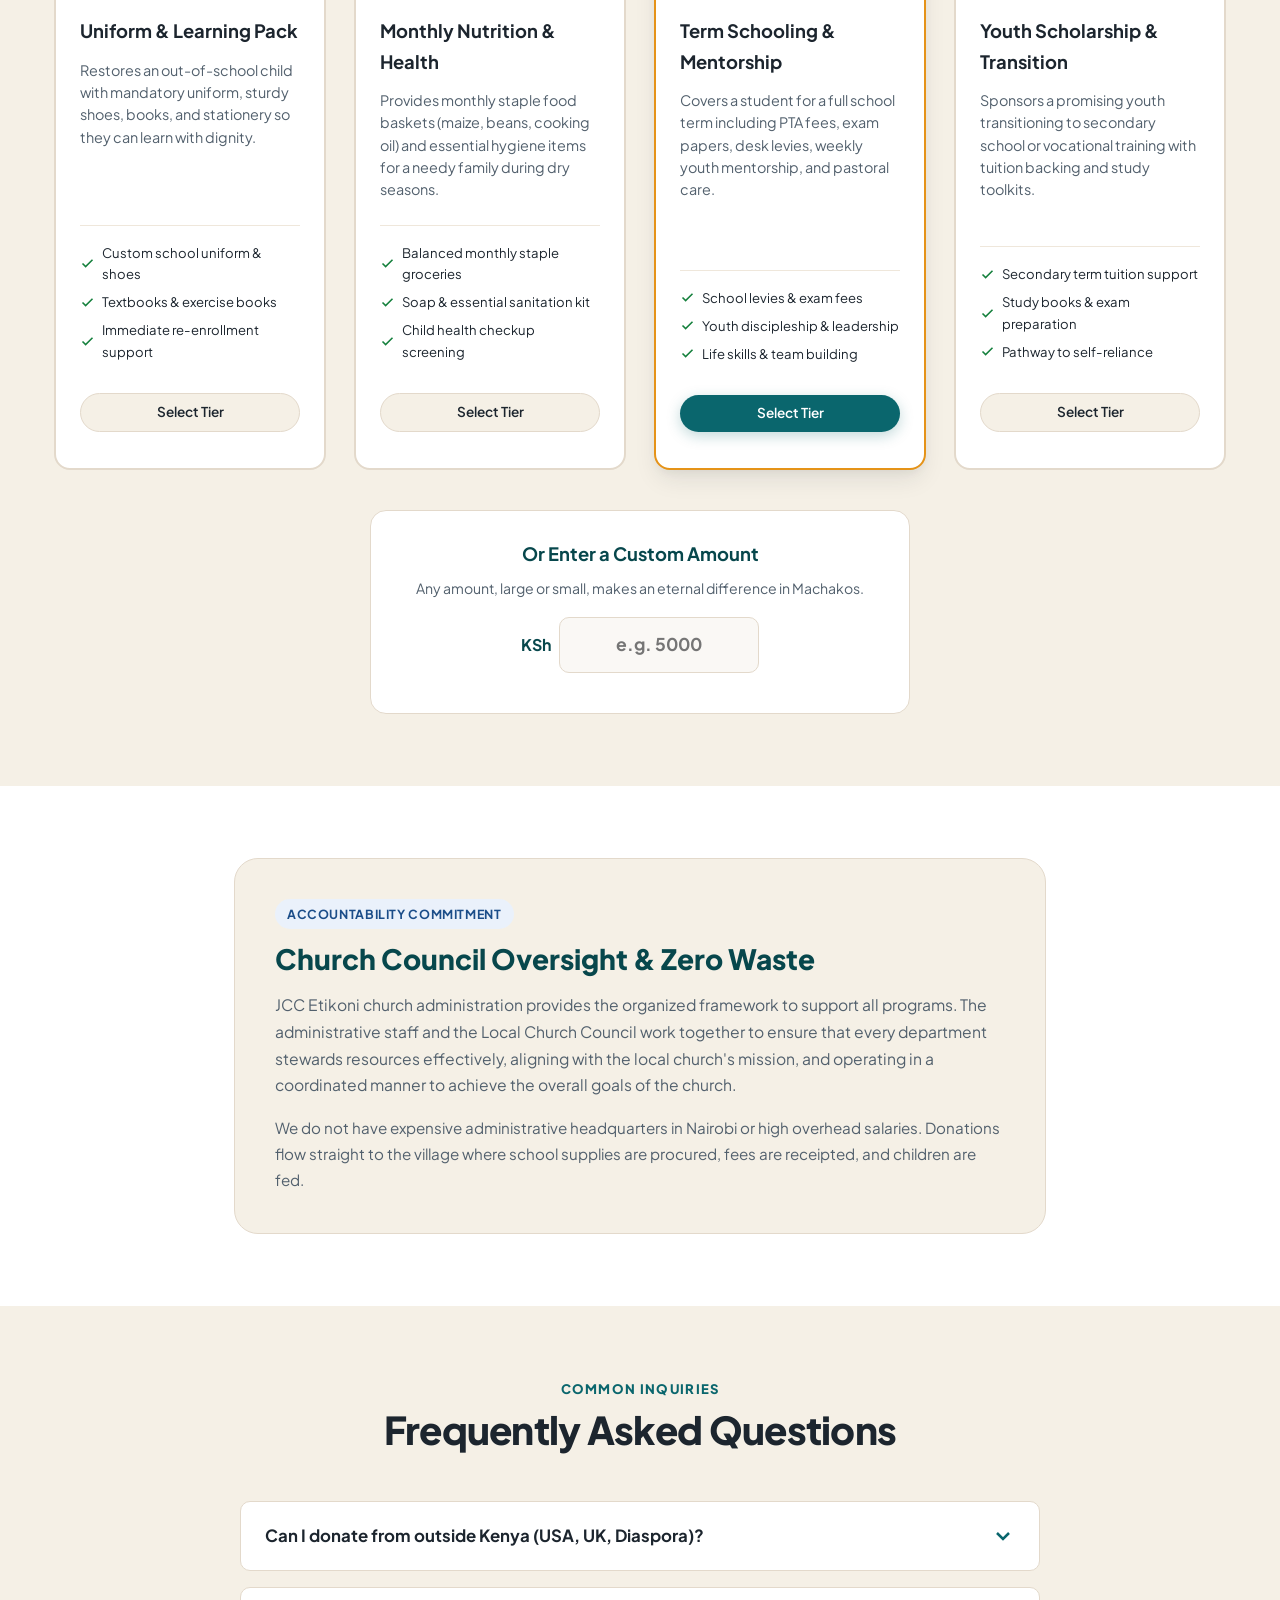
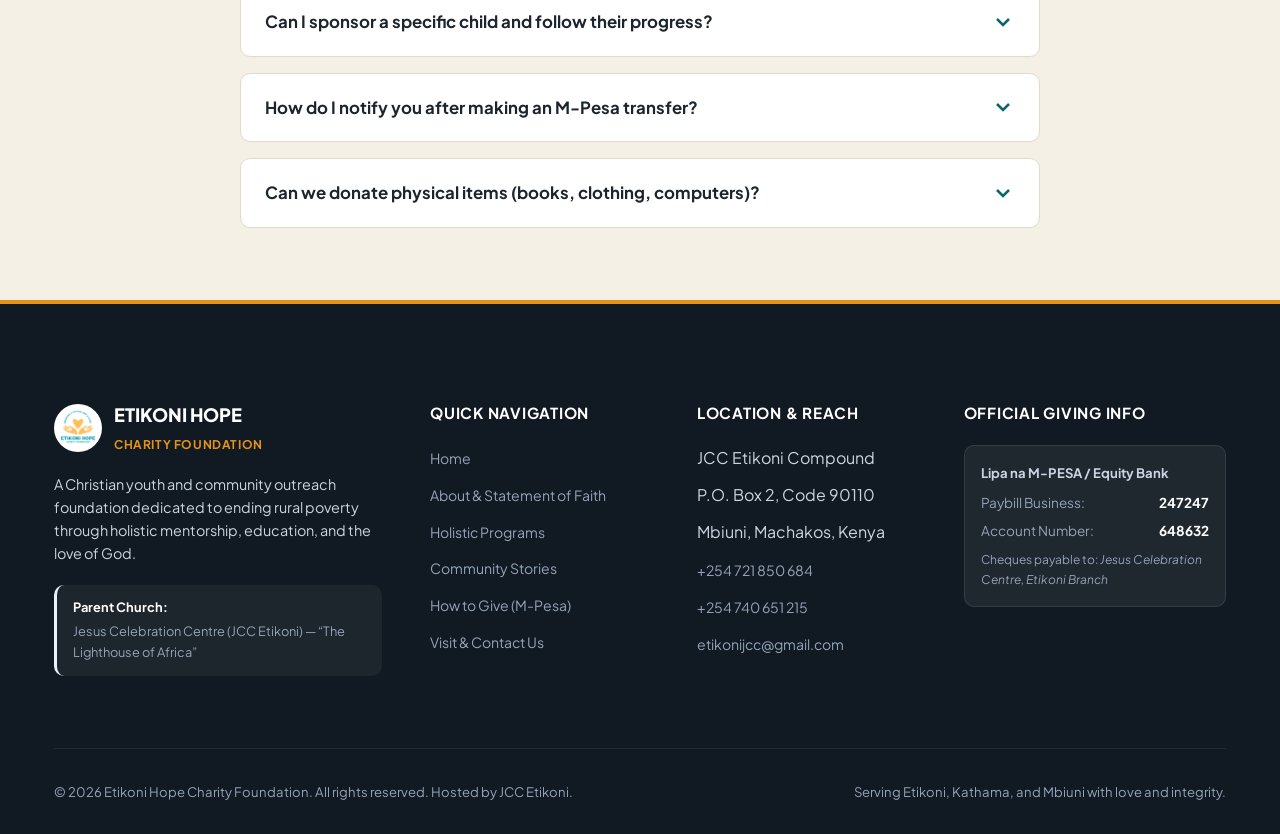
<file: donate.html>
<!DOCTYPE html>
<html lang="en">
<head>
  <meta charset="UTF-8">
  <meta name="viewport" content="width=device-width, initial-scale=1.0">
  <title>How to Give & Partner | Etikoni Hope Charity Foundation</title>
  <meta name="description" content="Support vulnerable children and youth in Mbiuni, Machakos, Kenya. Official Lipa na M-PESA Paybill 247247, Acc 648632 (Equity Bank). Transparent financial stewardship under JCC Etikoni.">
  <link rel="preconnect" href="https://fonts.googleapis.com">
  <link rel="preconnect" href="https://fonts.gstatic.com" crossorigin>
  <link href="https://fonts.googleapis.com/css2?family=Newsreader:ital,opsz,wght@0,6..72,400;0,6..72,600;1,6..72,400&family=Plus+Jakarta+Sans:wght@400;500;600;700;800&display=swap" rel="stylesheet">
  <link rel="stylesheet" href="assets/css/styles.css">
  <link rel="icon" type="image/jpeg" href="assets/images/logo.jpg">
</head>
<body>
  <a href="#main-content" class="skip-link">Skip to main content</a>

  <!-- Top Announcement Bar -->
  <aside class="top-notice-bar" aria-label="Quick contact and community notice">
    <div class="container top-bar-inner">
      <div class="top-bar-left">
        <span class="top-bar-tag">
          <svg width="15" height="15" viewBox="0 0 24 24" fill="none" stroke="currentColor" stroke-width="2.5"><path d="M12 21.35l-1.45-1.32C5.4 15.36 2 12.28 2 8.5 2 5.42 4.42 3 7.5 3c1.74 0 3.41.81 4.5 2.09C13.09 3.81 14.76 3 16.5 3 19.58 3 22 5.42 22 8.5c0 3.78-3.4 6.86-8.55 11.54L12 21.35z"/></svg>
          Community Outreach of JCC Etikoni
        </span>
        <span class="top-bar-location">
          <svg width="14" height="14" viewBox="0 0 24 24" fill="none" stroke="currentColor" stroke-width="2"><path d="M21 10c0 7-9 13-9 13s-9-6-9-13a9 9 0 0 1 18 0z"/><circle cx="12" cy="10" r="3"/></svg>
          Mbiuni Ward, Mwala, Machakos County, Kenya
        </span>
      </div>
      <div class="top-bar-contacts">
        <a href="tel:+254721850684" class="top-contact-link">
          <svg width="13" height="13" viewBox="0 0 24 24" fill="none" stroke="currentColor" stroke-width="2"><path d="M22 16.92v3a2 2 0 0 1-2.18 2 19.79 19.79 0 0 1-8.63-3.07 19.5 19.5 0 0 1-6-6 19.79 19.79 0 0 1-3.07-8.67A2 2 0 0 1 4.11 2h3a2 2 0 0 1 2 1.72 12.84 12.84 0 0 0 .7 2.81 2 2 0 0 1-.45 2.11L8.09 9.91a16 16 0 0 0 6 6l1.27-1.27a2 2 0 0 1 2.11-.45 12.84 12.84 0 0 0 2.81.7A2 2 0 0 1 22 16.92z"/></svg>
          +254 721 850 684
        </a>
        <a href="mailto:etikonijcc@gmail.com" class="top-contact-link">
          <svg width="13" height="13" viewBox="0 0 24 24" fill="none" stroke="currentColor" stroke-width="2"><rect x="2" y="4" width="20" height="16" rx="2"/><path d="m22 7-8.97 5.7a1.94 1.94 0 0 1-2.06 0L2 7"/></svg>
          etikonijcc@gmail.com
        </a>
      </div>
    </div>
  </aside>

  <!-- Main Navigation -->
  <header class="site-header">
    <div class="container nav-container">
      <a href="index.html" class="brand-wrapper" aria-label="Etikoni Hope Home">
        <img src="assets/images/logo.jpg" alt="Etikoni Hope Charity Foundation Logo" class="brand-logo-img">
        <div class="brand-text-block">
          <span class="brand-name">Etikoni Hope</span>
          <span class="brand-tagline">Charity Foundation</span>
          <span class="brand-subchurch">Hosted by JCC Etikoni</span>
        </div>
      </a>

      <nav class="nav-menu" aria-label="Main Navigation">
        <a href="index.html" class="nav-link">Home</a>
        <a href="about.html" class="nav-link">About Us</a>
        <a href="programs.html" class="nav-link">Our Programs</a>
        <a href="gallery.html" class="nav-link">Community Gallery</a>
        <a href="donate.html" class="nav-link active">How to Give</a>
        <a href="contact.html" class="nav-link">Contact</a>
      </nav>

      <div class="nav-actions">
        <a href="donate.html" class="btn btn-accent btn-sm">Support a Child</a>
        <button class="mobile-toggle" aria-expanded="false" aria-label="Toggle navigation menu">
          <svg width="24" height="24" viewBox="0 0 24 24" fill="none" stroke="currentColor" stroke-width="2.5" stroke-linecap="round"><line x1="3" y1="12" x2="21" y2="12"></line><line x1="3" y1="6" x2="21" y2="6"></line><line x1="3" y1="18" x2="21" y2="18"></line></svg>
        </button>
      </div>
    </div>
  </header>

  <main id="main-content">
    <section class="section section-bg-warm" style="padding: 3.5rem 0 2.5rem; border-bottom: 1px solid var(--color-border);">
      <div class="container">
        <span class="section-subtitle">Financial Stewardship & Giving</span>
        <h1 class="section-title" style="font-size:clamp(2.2rem, 3.8vw, 3.2rem);">
          Invest in a Child. Lift a Community.
        </h1>
        <p class="section-description" style="max-width: 820px; font-size:1.12rem;">
          Every contribution directly finances school uniforms, tuition levies, nutritional support, and youth mentorship in Mbiuni Ward. We steward resources with total biblical integrity under church governance.
        </p>
      </div>
    </section>

    <!-- Official Paybill Instruction Box -->
    <section class="section section-bg-white">
      <div class="container">
        <div class="paybill-instruction-box">
          <div class="paybill-steps-grid">
            <div>
              <div class="badge-tag badge-tag-amber" style="margin-bottom:1rem;">Official Kenyan Giving Channel</div>
              <h2 style="font-size:2rem; font-weight:800; color:#ffffff; line-height:1.2; margin-bottom:1rem;">
                Equity Bank / M-PESA Paybill
              </h2>
              <p style="color:#d1ecee; font-size:0.96rem; line-height:1.65; margin-bottom:1.5rem;">
                Whether you are in Kenya or giving internationally via M-Pesa Global / Sendwave / Remitly, use our verified Equity Bank Paybill. Tap the buttons below to copy instantly.
              </p>

              <div class="paybill-details-list">
                <div class="paybill-row">
                  <span class="paybill-row-label">Bank Institution</span>
                  <div class="paybill-row-val">Equity Bank Kenya</div>
                </div>

                <div class="paybill-row">
                  <span class="paybill-row-label">Paybill Business Number</span>
                  <div class="paybill-row-val">
                    <span>247247</span>
                    <button class="copy-btn" data-copy="247247" data-label="Business Number">Copy</button>
                  </div>
                </div>

                <div class="paybill-row">
                  <span class="paybill-row-label">Account Number</span>
                  <div class="paybill-row-val">
                    <span>648632</span>
                    <button class="copy-btn" data-copy="648632" data-label="Account Number">Copy</button>
                  </div>
                </div>

                <div class="paybill-row">
                  <span class="paybill-row-label">Cheques Payable To</span>
                  <div class="paybill-row-val" style="font-size:0.92rem; font-weight:600;">
                    Jesus Celebration Centre, Etikoni Branch
                  </div>
                </div>
              </div>
            </div>

            <!-- Step-by-step guide -->
            <div>
              <h3 style="font-size:1.25rem; font-weight:700; color:#fff; margin-bottom:1.25rem;">
                Step-by-Step M-PESA Instructions
              </h3>
              <div class="step-flow">
                <div class="step-item">
                  <div class="step-num">1</div>
                  <div class="step-text">
                    <strong>Open M-PESA Menu</strong>
                    <p>Go to Lipa na M-PESA on your phone and select <strong>Pay Bill</strong>.</p>
                  </div>
                </div>

                <div class="step-item">
                  <div class="step-num">2</div>
                  <div class="step-text">
                    <strong>Enter Business Number: 247247</strong>
                    <p>Enter Equity Bank's Business Number: <strong>247247</strong></p>
                  </div>
                </div>

                <div class="step-item">
                  <div class="step-num">3</div>
                  <div class="step-text">
                    <strong>Enter Account Number: 648632</strong>
                    <p>Enter our dedicated charity account: <strong>648632</strong></p>
                  </div>
                </div>

                <div class="step-item">
                  <div class="step-num">4</div>
                  <div class="step-text">
                    <strong>Enter Amount & Confirm With PIN</strong>
                    <p>Enter your chosen donation amount, type your M-PESA PIN, and confirm.</p>
                  </div>
                </div>
              </div>

              <div style="margin-top:1.5rem; padding:0.9rem; background:rgba(255,255,255,0.08); border-radius:var(--radius-md); font-size:0.85rem; color:#d1ecee;">
                💡 <strong>Confirmation Note:</strong> You may send a quick text or WhatsApp message with your confirmation to <strong>+254 721 850 684</strong> so we can record your gift and send you a note of thanks.
              </div>
            </div>
          </div>
        </div>
      </div>
    </section>

    <!-- Tangible Sponsorship Tiers -->
    <section class="section section-bg-warm">
      <div class="container">
        <div class="section-header text-center">
          <span class="section-subtitle">What Your Contribution Does</span>
          <h2 class="section-title">Transparent Sponsorship Tiers</h2>
          <p class="section-description"><span class="badge-tag" style="margin-bottom:0.5rem; display:inline-block;">Exchange Rate: 1 USD = 130 KSh</span><br>
            Your gift translates directly into life-changing resources on the ground. Click any tier to select your target amount.
          </p>
        </div>

        <div class="giving-grid">
          <div class="giving-card" data-amount="2600">
            <div class="giving-amount-ksh">KSh 2,600</div>
            <div class="giving-amount-usd">≈ $20 USD</div>
            <h3 class="giving-title">Uniform & Learning Pack</h3>
            <p class="giving-desc">
              Restores an out-of-school child with mandatory uniform, sturdy shoes, books, and stationery so they can learn with dignity.
            </p>
            <ul class="giving-features">
              <li><svg width="15" height="15" viewBox="0 0 24 24" fill="none" stroke="currentColor" stroke-width="2.5"><polyline points="20 6 9 17 4 12"/></svg> Custom school uniform & shoes</li>
              <li><svg width="15" height="15" viewBox="0 0 24 24" fill="none" stroke="currentColor" stroke-width="2.5"><polyline points="20 6 9 17 4 12"/></svg> Textbooks & exercise books</li>
              <li><svg width="15" height="15" viewBox="0 0 24 24" fill="none" stroke="currentColor" stroke-width="2.5"><polyline points="20 6 9 17 4 12"/></svg> Immediate re-enrollment support</li>
            </ul>
            <button class="btn btn-secondary btn-sm" style="width:100%;">Select Tier</button>
          </div>

          <div class="giving-card" data-amount="4550">
            <div class="giving-amount-ksh">KSh 4,550</div>
            <div class="giving-amount-usd">≈ $35 USD</div>
            <h3 class="giving-title">Monthly Nutrition & Health</h3>
            <p class="giving-desc">
              Provides monthly staple food baskets (maize, beans, cooking oil) and essential hygiene items for a needy family during dry seasons.
            </p>
            <ul class="giving-features">
              <li><svg width="15" height="15" viewBox="0 0 24 24" fill="none" stroke="currentColor" stroke-width="2.5"><polyline points="20 6 9 17 4 12"/></svg> Balanced monthly staple groceries</li>
              <li><svg width="15" height="15" viewBox="0 0 24 24" fill="none" stroke="currentColor" stroke-width="2.5"><polyline points="20 6 9 17 4 12"/></svg> Soap & essential sanitation kit</li>
              <li><svg width="15" height="15" viewBox="0 0 24 24" fill="none" stroke="currentColor" stroke-width="2.5"><polyline points="20 6 9 17 4 12"/></svg> Child health checkup screening</li>
            </ul>
            <button class="btn btn-secondary btn-sm" style="width:100%;">Select Tier</button>
          </div>

          <div class="giving-card featured" data-amount="6500">
            <span class="featured-pill">Most Popular</span>
            <div class="giving-amount-ksh">KSh 6,500</div>
            <div class="giving-amount-usd">≈ $50 USD</div>
            <h3 class="giving-title">Term Schooling & Mentorship</h3>
            <p class="giving-desc">
              Covers a student for a full school term including PTA fees, exam papers, desk levies, weekly youth mentorship, and pastoral care.
            </p>
            <ul class="giving-features">
              <li><svg width="15" height="15" viewBox="0 0 24 24" fill="none" stroke="currentColor" stroke-width="2.5"><polyline points="20 6 9 17 4 12"/></svg> School levies & exam fees</li>
              <li><svg width="15" height="15" viewBox="0 0 24 24" fill="none" stroke="currentColor" stroke-width="2.5"><polyline points="20 6 9 17 4 12"/></svg> Youth discipleship & leadership</li>
              <li><svg width="15" height="15" viewBox="0 0 24 24" fill="none" stroke="currentColor" stroke-width="2.5"><polyline points="20 6 9 17 4 12"/></svg> Life skills & team building</li>
            </ul>
            <button class="btn btn-primary btn-sm" style="width:100%;">Select Tier</button>
          </div>

          <div class="giving-card" data-amount="9750">
            <div class="giving-amount-ksh">KSh 9,750</div>
            <div class="giving-amount-usd">≈ $75 USD</div>
            <h3 class="giving-title">Youth Scholarship & Transition</h3>
            <p class="giving-desc">
              Sponsors a promising youth transitioning to secondary school or vocational training with tuition backing and study toolkits.
            </p>
            <ul class="giving-features">
              <li><svg width="15" height="15" viewBox="0 0 24 24" fill="none" stroke="currentColor" stroke-width="2.5"><polyline points="20 6 9 17 4 12"/></svg> Secondary term tuition support</li>
              <li><svg width="15" height="15" viewBox="0 0 24 24" fill="none" stroke="currentColor" stroke-width="2.5"><polyline points="20 6 9 17 4 12"/></svg> Study books & exam preparation</li>
              <li><svg width="15" height="15" viewBox="0 0 24 24" fill="none" stroke="currentColor" stroke-width="2.5"><polyline points="20 6 9 17 4 12"/></svg> Pathway to self-reliance</li>
            </ul>
            <button class="btn btn-secondary btn-sm" style="width:100%;">Select Tier</button>
          </div>
        </div>

        <div style="max-width:540px; margin:2.5rem auto 0; background:#ffffff; border:1px solid var(--color-border); border-radius:var(--radius-lg); padding:1.75rem; text-align:center;">
          <h4 style="font-size:1.15rem; font-weight:700; color:var(--color-primary-dark); margin-bottom:0.5rem;">Or Enter a Custom Amount</h4>
          <p style="font-size:0.88rem; color:var(--color-text-muted); margin-bottom:1rem;">Any amount, large or small, makes an eternal difference in Machakos.</p>
          <div style="display:flex; gap:0.5rem; justify-content:center; align-items:center;">
            <span style="font-weight:700; color:var(--color-primary-dark);">KSh</span>
            <input type="text" id="custom-donation-amount" placeholder="e.g. 5000" class="form-input" style="max-width:200px; text-align:center; font-weight:700; font-size:1.1rem;">
          </div>
          <div id="selected-donation-note" style="margin-top:0.75rem; font-size:0.88rem; font-weight:700; color:var(--color-accent-dark);"></div>
        </div>
      </div>
    </section>

    <!-- Stewardship & Governance Pledge -->
    <section class="section section-bg-white">
      <div class="container container-narrow">
        <div style="border:1px solid var(--color-border); border-radius:var(--radius-xl); padding:2.5rem; background:var(--color-surface-warm);">
          <div class="badge-tag badge-tag-blue" style="margin-bottom:0.75rem;">Accountability Commitment</div>
          <h2 style="font-size:1.75rem; font-weight:800; color:var(--color-primary-dark); line-height:1.25; margin-bottom:1rem;">
            Church Council Oversight & Zero Waste
          </h2>
          <p style="font-size:0.98rem; color:var(--color-text-muted); line-height:1.7; margin-bottom:1rem;">
            JCC Etikoni church administration provides the organized framework to support all programs. The administrative staff and the Local Church Council work together to ensure that every department stewards resources effectively, aligning with the local church's mission, and operating in a coordinated manner to achieve the overall goals of the church.
          </p>
          <p style="font-size:0.95rem; color:var(--color-text-muted); line-height:1.7;">
            We do not have expensive administrative headquarters in Nairobi or high overhead salaries. Donations flow straight to the village where school supplies are procured, fees are receipted, and children are fed.
          </p>
        </div>
      </div>
    </section>

    <!-- FAQ Accordion -->
    <section class="section section-bg-warm">
      <div class="container container-narrow">
        <div class="section-header text-center">
          <span class="section-subtitle">Common Inquiries</span>
          <h2 class="section-title">Frequently Asked Questions</h2>
        </div>

        <div class="faq-list">
          <div class="faq-item">
            <button class="faq-button" aria-expanded="false">
              <span>Can I donate from outside Kenya (USA, UK, Diaspora)?</span>
              <svg class="faq-icon" viewBox="0 0 24 24" fill="none" stroke="currentColor" stroke-width="2.5"><polyline points="6 9 12 15 18 9"/></svg>
            </button>
            <div class="faq-answer">
              Yes! You can send directly to our Equity Bank Paybill (247247, Account: 648632) using international remittance services like Sendwave, Remitly, WorldRemit, or M-Pesa Global. Alternatively, you can contact our church office for direct international wire details.
            </div>
          </div>

          <div class="faq-item">
            <button class="faq-button" aria-expanded="false">
              <span>Can I sponsor a specific child and follow their progress?</span>
              <svg class="faq-icon" viewBox="0 0 24 24" fill="none" stroke="currentColor" stroke-width="2.5"><polyline points="6 9 12 15 18 9"/></svg>
            </button>
            <div class="faq-answer">
              Yes. When you commit to a term or annual sponsorship, our local team pairs you with a verified child from our 9-point criteria assessment. You will receive term academic report cards, photos, and personal letters.
            </div>
          </div>

          <div class="faq-item">
            <button class="faq-button" aria-expanded="false">
              <span>How do I notify you after making an M-Pesa transfer?</span>
              <svg class="faq-icon" viewBox="0 0 24 24" fill="none" stroke="currentColor" stroke-width="2.5"><polyline points="6 9 12 15 18 9"/></svg>
            </button>
            <div class="faq-answer">
              Simply forward your M-PESA confirmation SMS or message to <strong>+254 721 850 684</strong> or email <strong>etikonijcc@gmail.com</strong> with your name and any specific program preference (e.g., uniforms, nutrition, secondary tuition).
            </div>
          </div>

          <div class="faq-item">
            <button class="faq-button" aria-expanded="false">
              <span>Can we donate physical items (books, clothing, computers)?</span>
              <svg class="faq-icon" viewBox="0 0 24 24" fill="none" stroke="currentColor" stroke-width="2.5"><polyline points="6 9 12 15 18 9"/></svg>
            </button>
            <div class="faq-answer">
              Yes, physical donations are warmly welcomed. Books, school supplies, clean clothing, and educational electronics can be delivered directly to the JCC Etikoni compound in Mbiuni or coordinated via our phone contacts.
            </div>
          </div>
        </div>
      </div>
    </section>
  </main>

  <footer class="site-footer">
    <div class="container">
      <div class="footer-grid">
        <div class="footer-brand">
          <div style="display:flex; align-items:center; gap:0.75rem; margin-bottom:1rem;">
            <img src="assets/images/logo.jpg" alt="Etikoni Hope" style="width:48px; height:48px; border-radius:50%; background:#fff; padding:2px;">
            <div>
              <h4 style="margin:0; font-size:1.15rem; color:#fff;">Etikoni Hope</h4>
              <span style="font-size:0.75rem; color:var(--color-accent); text-transform:uppercase; letter-spacing:0.05em; font-weight:700;">Charity Foundation</span>
            </div>
          </div>
          <p>
            A Christian youth and community outreach foundation dedicated to ending rural poverty through holistic mentorship, education, and the love of God.
          </p>
          <div class="footer-church-note">
            <strong>Parent Church:</strong>
            Jesus Celebration Centre (JCC Etikoni) — “The Lighthouse of Africa”
          </div>
        </div>

        <div class="footer-col">
          <h5>Quick Navigation</h5>
          <ul class="footer-links">
            <li><a href="index.html">Home</a></li>
            <li><a href="about.html">About & Statement of Faith</a></li>
            <li><a href="programs.html">Holistic Programs</a></li>
            <li><a href="gallery.html">Community Stories</a></li>
            <li><a href="donate.html">How to Give (M-Pesa)</a></li>
            <li><a href="contact.html">Visit & Contact Us</a></li>
          </ul>
        </div>

        <div class="footer-col">
          <h5>Location & Reach</h5>
          <ul class="footer-links">
            <li><span style="color:#cbd5e1;">JCC Etikoni Compound</span></li>
            <li><span style="color:#cbd5e1;">P.O. Box 2, Code 90110</span></li>
            <li><span style="color:#cbd5e1;">Mbiuni, Machakos, Kenya</span></li>
            <li style="margin-top:0.75rem;"><a href="tel:+254721850684">+254 721 850 684</a></li>
            <li><a href="tel:+254740651215">+254 740 651 215</a></li>
            <li><a href="mailto:etikonijcc@gmail.com">etikonijcc@gmail.com</a></li>
          </ul>
        </div>

        <div class="footer-col">
          <h5>Official Giving Info</h5>
          <div class="footer-paybill-widget">
            <p><strong>Lipa na M-PESA / Equity Bank</strong></p>
            <div class="footer-paybill-row">
              <span>Paybill Business:</span>
              <strong>247247</strong>
            </div>
            <div class="footer-paybill-row">
              <span>Account Number:</span>
              <strong>648632</strong>
            </div>
            <p style="font-size:0.75rem; color:#94a3b8; margin-top:0.5rem; margin-bottom:0;">
              Cheques payable to: <em>Jesus Celebration Centre, Etikoni Branch</em>
            </p>
          </div>
        </div>
      </div>

      <div class="footer-bottom">
        <p>&copy; 2026 Etikoni Hope Charity Foundation. All rights reserved. Hosted by JCC Etikoni.</p>
        <p>Serving Etikoni, Kathama, and Mbiuni with love and integrity.</p>
      </div>
    </div>
  </footer>

  <script src="assets/js/main.js"></script>
</body>
</html>
</file>
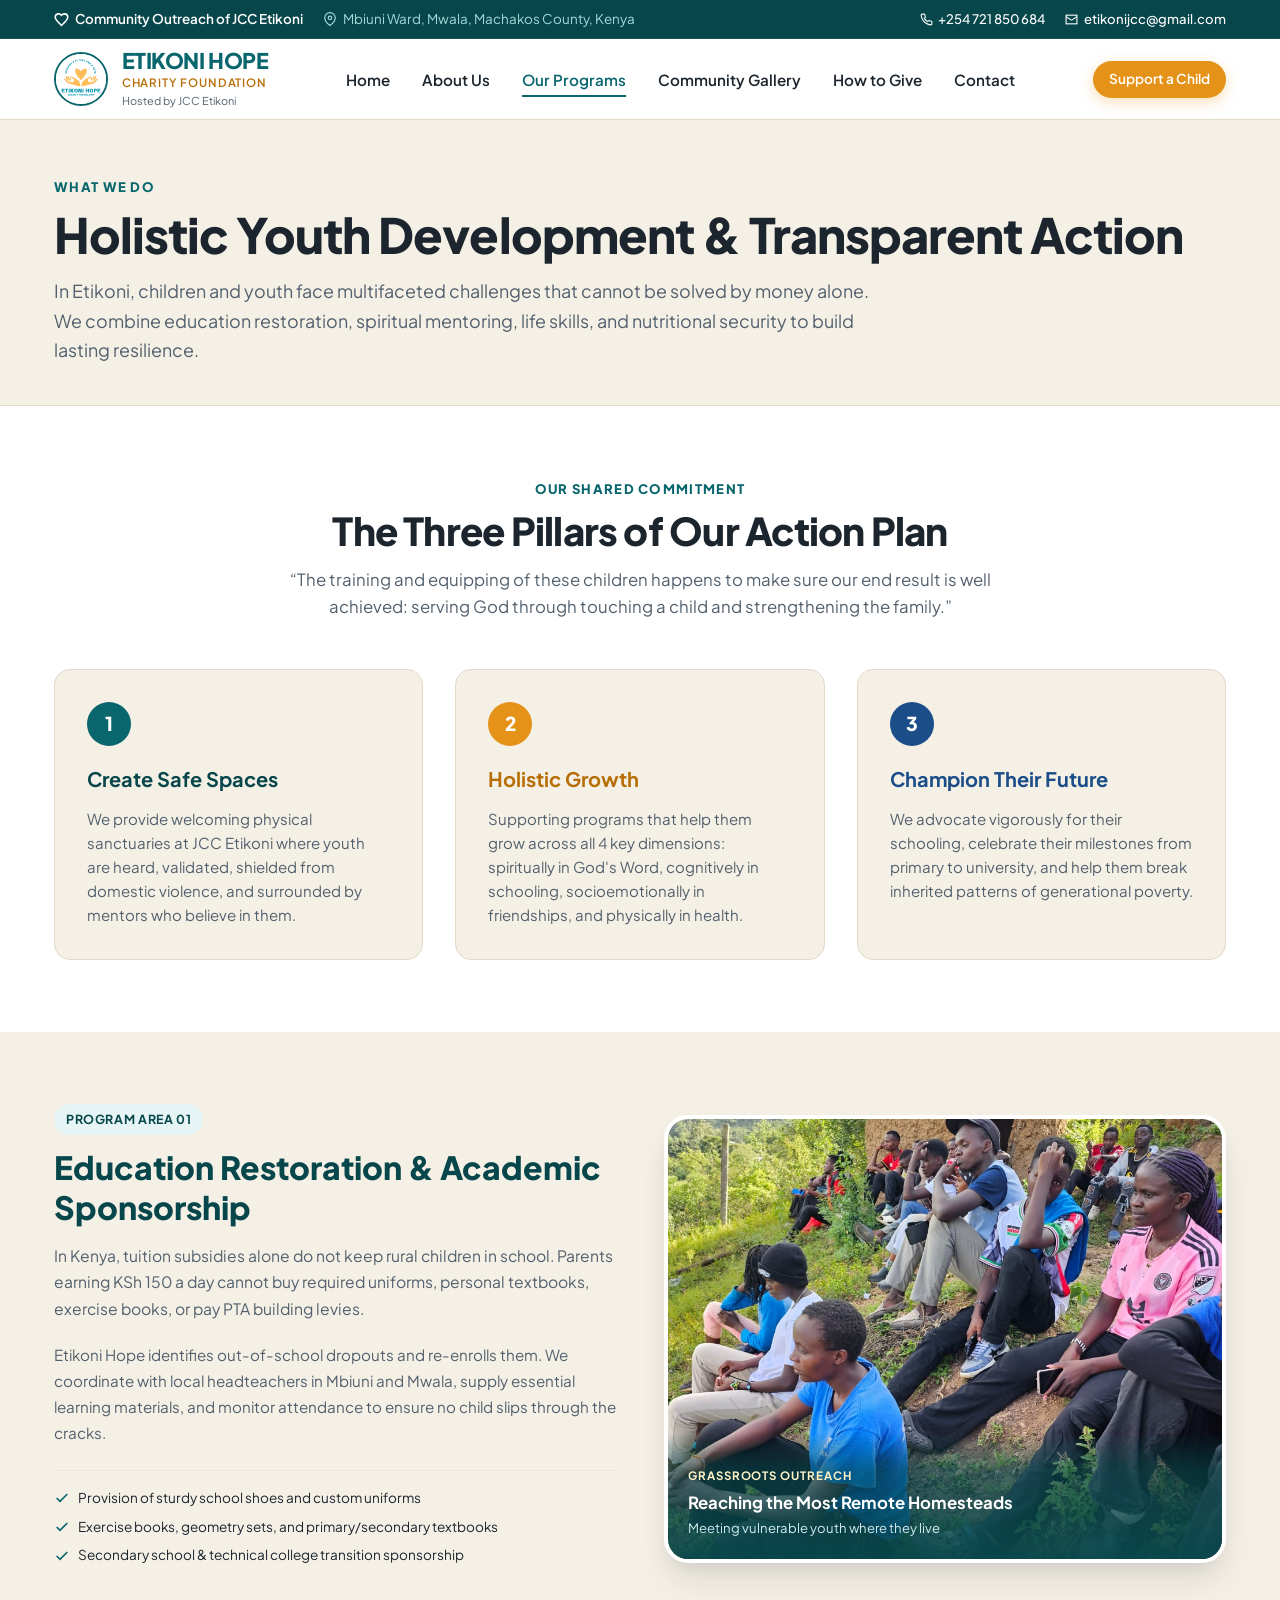
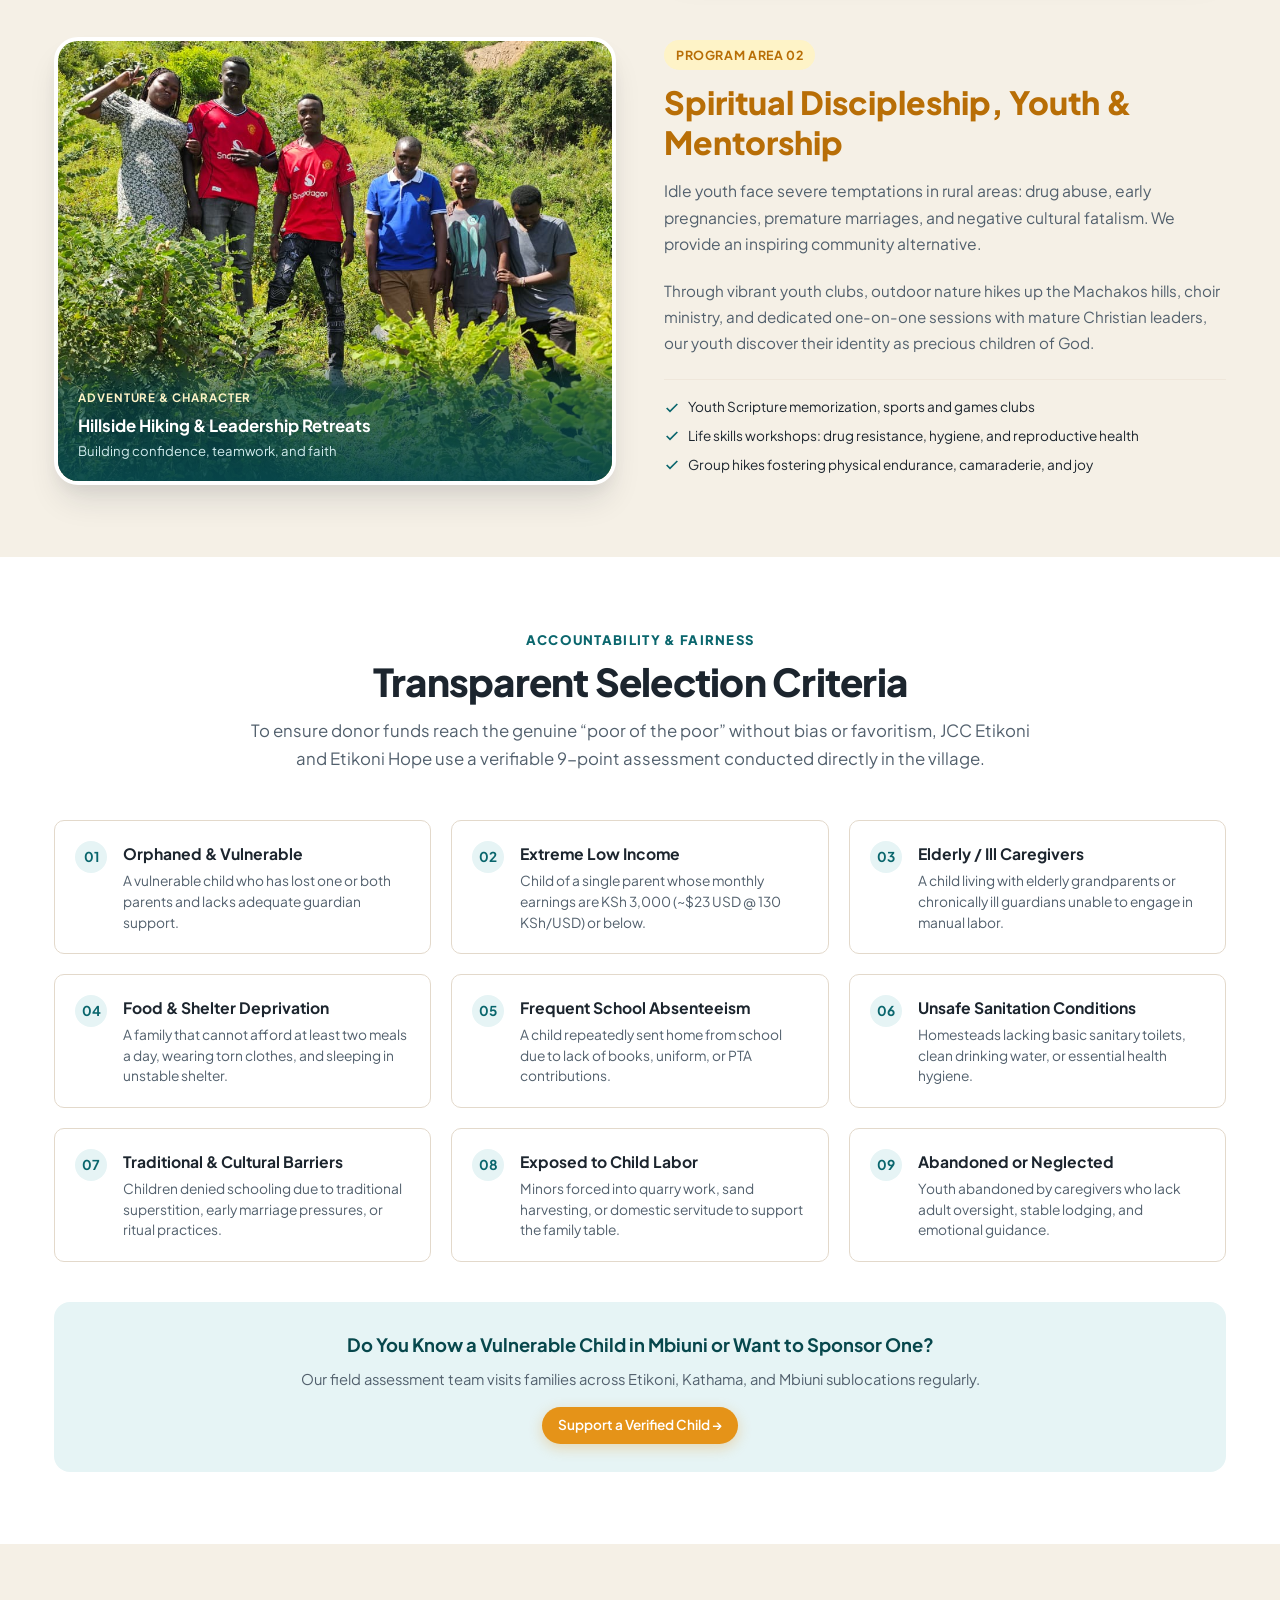
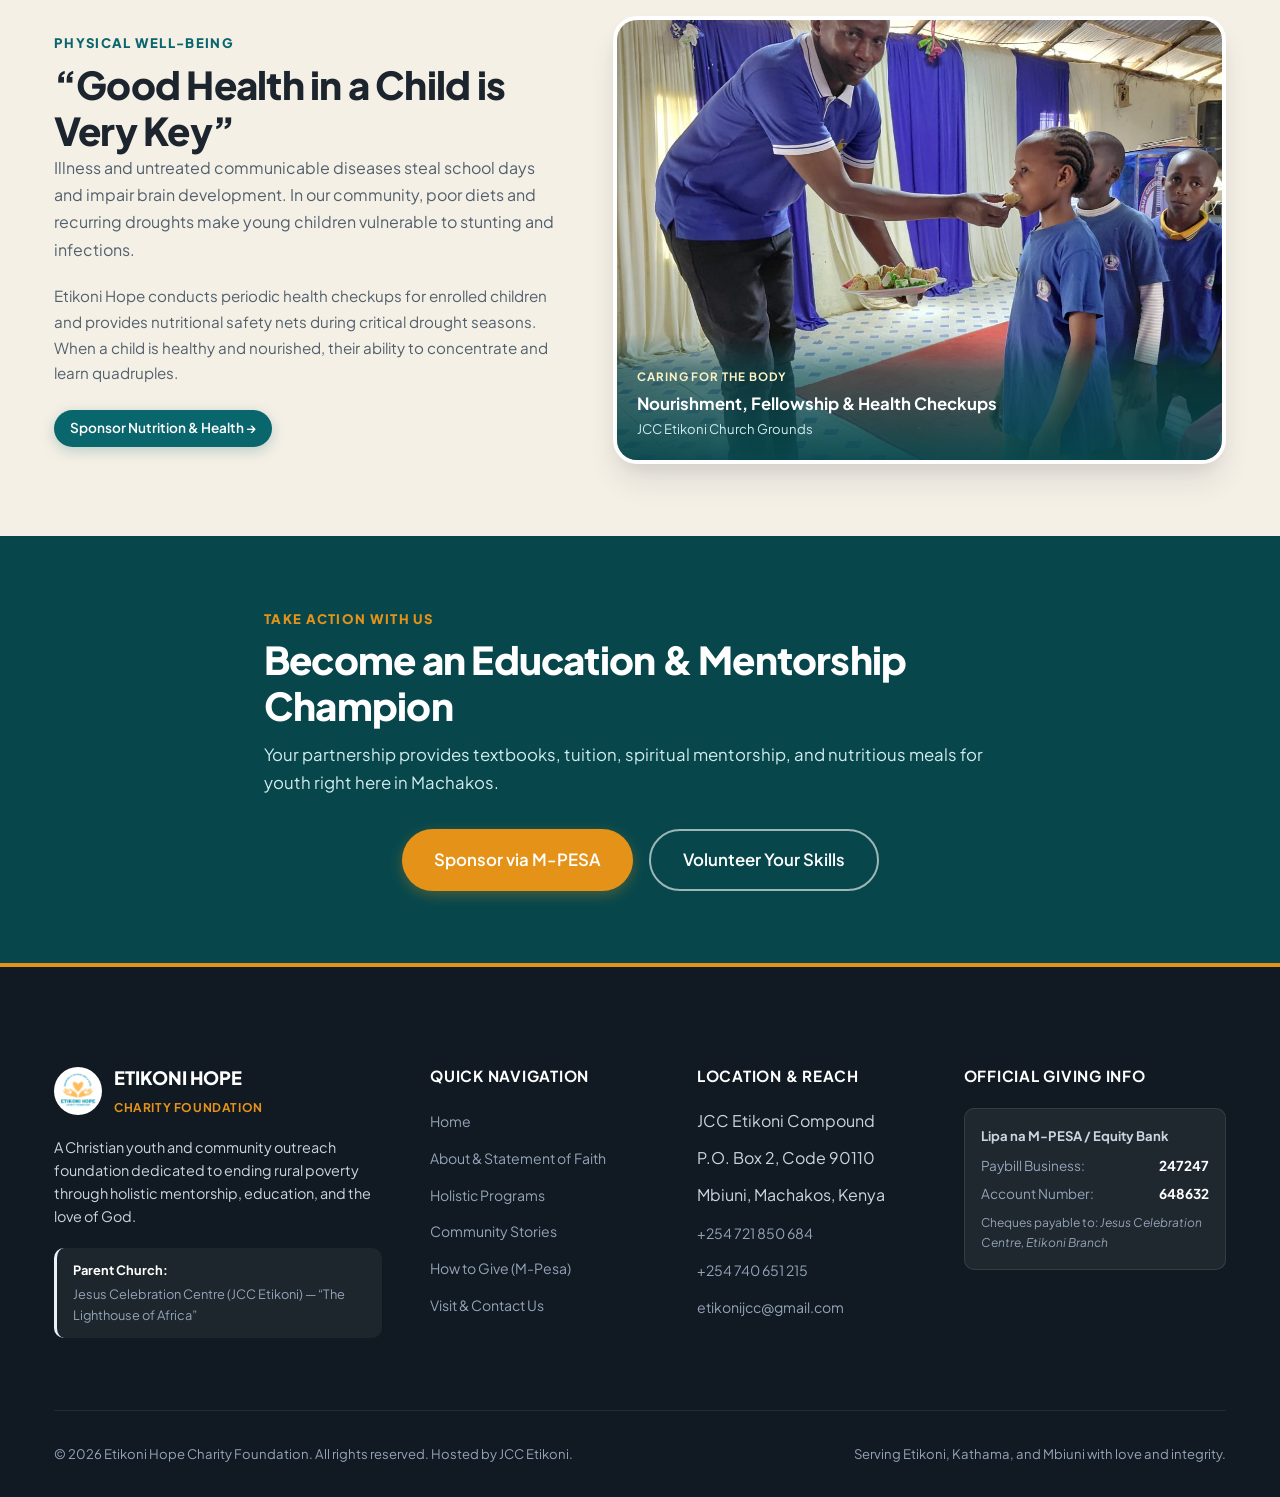
<file: programs.html>
<!DOCTYPE html>
<html lang="en">
<head>
  <meta charset="UTF-8">
  <meta name="viewport" content="width=device-width, initial-scale=1.0">
  <title>Our Holistic Programs & Selection Criteria | Etikoni Hope</title>
  <meta name="description" content="Explore our holistic youth development programs: education, spiritual mentorship, health, and family strengthening in Mbiuni, Machakos, Kenya. Learn our transparent 9-point criteria for identifying needy children.">
  <link rel="preconnect" href="https://fonts.googleapis.com">
  <link rel="preconnect" href="https://fonts.gstatic.com" crossorigin>
  <link href="https://fonts.googleapis.com/css2?family=Newsreader:ital,opsz,wght@0,6..72,400;0,6..72,600;1,6..72,400&family=Plus+Jakarta+Sans:wght@400;500;600;700;800&display=swap" rel="stylesheet">
  <link rel="stylesheet" href="assets/css/styles.css">
  <link rel="icon" type="image/jpeg" href="assets/images/logo.jpg">
</head>
<body>
  <a href="#main-content" class="skip-link">Skip to main content</a>

  <!-- Top Announcement Bar -->
  <aside class="top-notice-bar" aria-label="Quick contact and community notice">
    <div class="container top-bar-inner">
      <div class="top-bar-left">
        <span class="top-bar-tag">
          <svg width="15" height="15" viewBox="0 0 24 24" fill="none" stroke="currentColor" stroke-width="2.5"><path d="M12 21.35l-1.45-1.32C5.4 15.36 2 12.28 2 8.5 2 5.42 4.42 3 7.5 3c1.74 0 3.41.81 4.5 2.09C13.09 3.81 14.76 3 16.5 3 19.58 3 22 5.42 22 8.5c0 3.78-3.4 6.86-8.55 11.54L12 21.35z"/></svg>
          Community Outreach of JCC Etikoni
        </span>
        <span class="top-bar-location">
          <svg width="14" height="14" viewBox="0 0 24 24" fill="none" stroke="currentColor" stroke-width="2"><path d="M21 10c0 7-9 13-9 13s-9-6-9-13a9 9 0 0 1 18 0z"/><circle cx="12" cy="10" r="3"/></svg>
          Mbiuni Ward, Mwala, Machakos County, Kenya
        </span>
      </div>
      <div class="top-bar-contacts">
        <a href="tel:+254721850684" class="top-contact-link">
          <svg width="13" height="13" viewBox="0 0 24 24" fill="none" stroke="currentColor" stroke-width="2"><path d="M22 16.92v3a2 2 0 0 1-2.18 2 19.79 19.79 0 0 1-8.63-3.07 19.5 19.5 0 0 1-6-6 19.79 19.79 0 0 1-3.07-8.67A2 2 0 0 1 4.11 2h3a2 2 0 0 1 2 1.72 12.84 12.84 0 0 0 .7 2.81 2 2 0 0 1-.45 2.11L8.09 9.91a16 16 0 0 0 6 6l1.27-1.27a2 2 0 0 1 2.11-.45 12.84 12.84 0 0 0 2.81.7A2 2 0 0 1 22 16.92z"/></svg>
          +254 721 850 684
        </a>
        <a href="mailto:etikonijcc@gmail.com" class="top-contact-link">
          <svg width="13" height="13" viewBox="0 0 24 24" fill="none" stroke="currentColor" stroke-width="2"><rect x="2" y="4" width="20" height="16" rx="2 frost"/><path d="m22 7-8.97 5.7a1.94 1.94 0 0 1-2.06 0L2 7"/></svg>
          etikonijcc@gmail.com
        </a>
      </div>
    </div>
  </aside>

  <!-- Main Navigation -->
  <header class="site-header">
    <div class="container nav-container">
      <a href="index.html" class="brand-wrapper" aria-label="Etikoni Hope Home">
        <img src="assets/images/logo.jpg" alt="Etikoni Hope Charity Foundation Logo" class="brand-logo-img">
        <div class="brand-text-block">
          <span class="brand-name">Etikoni Hope</span>
          <span class="brand-tagline">Charity Foundation</span>
          <span class="brand-subchurch">Hosted by JCC Etikoni</span>
        </div>
      </a>

      <nav class="nav-menu" aria-label="Main Navigation">
        <a href="index.html" class="nav-link">Home</a>
        <a href="about.html" class="nav-link">About Us</a>
        <a href="programs.html" class="nav-link active">Our Programs</a>
        <a href="gallery.html" class="nav-link">Community Gallery</a>
        <a href="donate.html" class="nav-link">How to Give</a>
        <a href="contact.html" class="nav-link">Contact</a>
      </nav>

      <div class="nav-actions">
        <a href="donate.html" class="btn btn-accent btn-sm">Support a Child</a>
        <button class="mobile-toggle" aria-expanded="false" aria-label="Toggle navigation menu">
          <svg width="24" height="24" viewBox="0 0 24 24" fill="none" stroke="currentColor" stroke-width="2.5" stroke-linecap="round"><line x1="3" y1="12" x2="21" y2="12"></line><line x1="3" y1="6" x2="21" y2="6"></line><line x1="3" y1="18" x2="21" y2="18"></line></svg>
        </button>
      </div>
    </div>
  </header>

  <main id="main-content">
    <section class="section section-bg-warm" style="padding: 3.5rem 0 2.5rem; border-bottom: 1px solid var(--color-border);">
      <div class="container">
        <span class="section-subtitle">What We Do</span>
        <h1 class="section-title" style="font-size:clamp(2.2rem, 3.8vw, 3.2rem);">
          Holistic Youth Development & Transparent Action
        </h1>
        <p class="section-description" style="max-width: 820px; font-size:1.12rem;">
          In Etikoni, children and youth face multifaceted challenges that cannot be solved by money alone. We combine education restoration, spiritual mentoring, life skills, and nutritional security to build lasting resilience.
        </p>
      </div>
    </section>

    <!-- The 3 Solution Commitments -->
    <section class="section section-bg-white">
      <div class="container">
        <div class="section-header text-center">
          <span class="section-subtitle">Our Shared Commitment</span>
          <h2 class="section-title">The Three Pillars of Our Action Plan</h2>
          <p class="section-description">
            “The training and equipping of these children happens to make sure our end result is well achieved: serving God through touching a child and strengthening the family.”
          </p>
        </div>

        <div style="display:grid; grid-template-columns:repeat(auto-fit, minmax(280px, 1fr)); gap:2rem;">
          <div style="background:var(--color-surface-warm); border:1px solid var(--color-border); border-radius:var(--radius-lg); padding:2rem;">
            <div style="width:44px; height:44px; border-radius:50%; background:var(--color-primary); color:#fff; display:flex; align-items:center; justify-content:center; font-weight:800; font-size:1.2rem; margin-bottom:1rem;">1</div>
            <h3 style="font-size:1.25rem; font-weight:700; color:var(--color-primary-dark); margin-bottom:0.75rem;">Create Safe Spaces</h3>
            <p style="font-size:0.94rem; color:var(--color-text-muted); line-height:1.6;">
              We provide welcoming physical sanctuaries at JCC Etikoni where youth are heard, validated, shielded from domestic violence, and surrounded by mentors who believe in them.
            </p>
          </div>

          <div style="background:var(--color-surface-warm); border:1px solid var(--color-border); border-radius:var(--radius-lg); padding:2rem;">
            <div style="width:44px; height:44px; border-radius:50%; background:var(--color-accent); color:#fff; display:flex; align-items:center; justify-content:center; font-weight:800; font-size:1.2rem; margin-bottom:1rem;">2</div>
            <h3 style="font-size:1.25rem; font-weight:700; color:var(--color-accent-dark); margin-bottom:0.75rem;">Holistic Growth</h3>
            <p style="font-size:0.94rem; color:var(--color-text-muted); line-height:1.6;">
              Supporting programs that help them grow across all 4 key dimensions: spiritually in God's Word, cognitively in schooling, socioemotionally in friendships, and physically in health.
            </p>
          </div>

          <div style="background:var(--color-surface-warm); border:1px solid var(--color-border); border-radius:var(--radius-lg); padding:2rem;">
            <div style="width:44px; height:44px; border-radius:50%; background:var(--color-church-blue); color:#fff; display:flex; align-items:center; justify-content:center; font-weight:800; font-size:1.2rem; margin-bottom:1rem;">3</div>
            <h3 style="font-size:1.25rem; font-weight:700; color:var(--color-church-blue); margin-bottom:0.75rem;">Champion Their Future</h3>
            <p style="font-size:0.94rem; color:var(--color-text-muted); line-height:1.6;">
              We advocate vigorously for their schooling, celebrate their milestones from primary to university, and help them break inherited patterns of generational poverty.
            </p>
          </div>
        </div>
      </div>
    </section>

    <!-- Deep Dive: Programs in Action with Real Photos -->
    <section class="section section-bg-warm">
      <div class="container">
        <!-- Feature 1: Education & Cognitive -->
        <div style="display:grid; grid-template-columns:1fr 1fr; gap:3rem; align-items:center; margin-bottom:4rem;">
          <div>
            <span class="badge-tag">Program Area 01</span>
            <h2 style="font-size:2rem; font-weight:800; color:var(--color-primary-dark); margin:0.75rem 0 1rem; line-height:1.25;">
              Education Restoration & Academic Sponsorship
            </h2>
            <p style="font-size:0.98rem; color:var(--color-text-muted); line-height:1.7; margin-bottom:1.25rem;">
              In Kenya, tuition subsidies alone do not keep rural children in school. Parents earning KSh 150 a day cannot buy required uniforms, personal textbooks, exercise books, or pay PTA building levies.
            </p>
            <p style="font-size:0.95rem; color:var(--color-text-muted); line-height:1.7; margin-bottom:1.5rem;">
              Etikoni Hope identifies out-of-school dropouts and re-enrolls them. We coordinate with local headteachers in Mbiuni and Mwala, supply essential learning materials, and monitor attendance to ensure no child slips through the cracks.
            </p>
            <ul class="pillar-list">
              <li><svg width="16" height="16" viewBox="0 0 24 24" fill="none" stroke="currentColor" stroke-width="2.5"><polyline points="20 6 9 17 4 12"/></svg> Provision of sturdy school shoes and custom uniforms</li>
              <li><svg width="16" height="16" viewBox="0 0 24 24" fill="none" stroke="currentColor" stroke-width="2.5"><polyline points="20 6 9 17 4 12"/></svg> Exercise books, geometry sets, and primary/secondary textbooks</li>
              <li><svg width="16" height="16" viewBox="0 0 24 24" fill="none" stroke="currentColor" stroke-width="2.5"><polyline points="20 6 9 17 4 12"/></svg> Secondary school & technical college transition sponsorship</li>
            </ul>
          </div>
          <div class="hero-media-card">
            <img src="assets/images/village-outreach-thatched-hut.jpg" alt="Youth gathered outside traditional village homestead in Etikoni">
            <div class="hero-media-caption">
              <span class="caption-label">Grassroots Outreach</span>
              <div class="caption-title">Reaching the Most Remote Homesteads</div>
              <div class="caption-place">Meeting vulnerable youth where they live</div>
            </div>
          </div>
        </div>

        <!-- Feature 2: Mentorship, Youth & Outdoor Fellowship -->
        <div style="display:grid; grid-template-columns:1fr 1fr; gap:3rem; align-items:center;">
          <div class="hero-media-card" style="order:1;">
            <img src="assets/images/youth-hiking-nature.jpg" alt="Youth hiking and nature fellowship on the hills of Machakos">
            <div class="hero-media-caption">
              <span class="caption-label">Adventure & Character</span>
              <div class="caption-title">Hillside Hiking & Leadership Retreats</div>
              <div class="caption-place">Building confidence, teamwork, and faith</div>
            </div>
          </div>
          <div style="order:2;">
            <span class="badge-tag badge-tag-amber">Program Area 02</span>
            <h2 style="font-size:2rem; font-weight:800; color:var(--color-accent-dark); margin:0.75rem 0 1rem; line-height:1.25;">
              Spiritual Discipleship, Youth & Mentorship
            </h2>
            <p style="font-size:0.98rem; color:var(--color-text-muted); line-height:1.7; margin-bottom:1.25rem;">
              Idle youth face severe temptations in rural areas: drug abuse, early pregnancies, premature marriages, and negative cultural fatalism. We provide an inspiring community alternative.
            </p>
            <p style="font-size:0.95rem; color:var(--color-text-muted); line-height:1.7; margin-bottom:1.5rem;">
              Through vibrant youth clubs, outdoor nature hikes up the Machakos hills, choir ministry, and dedicated one-on-one sessions with mature Christian leaders, our youth discover their identity as precious children of God.
            </p>
            <ul class="pillar-list">
              <li><svg width="16" height="16" viewBox="0 0 24 24" fill="none" stroke="currentColor" stroke-width="2.5"><polyline points="20 6 9 17 4 12"/></svg> Youth Scripture memorization, sports and games clubs</li>
              <li><svg width="16" height="16" viewBox="0 0 24 24" fill="none" stroke="currentColor" stroke-width="2.5"><polyline points="20 6 9 17 4 12"/></svg> Life skills workshops: drug resistance, hygiene, and reproductive health</li>
              <li><svg width="16" height="16" viewBox="0 0 24 24" fill="none" stroke="currentColor" stroke-width="2.5"><polyline points="20 6 9 17 4 12"/></svg> Group hikes fostering physical endurance, camaraderie, and joy</li>
            </ul>
          </div>
        </div>
      </div>
    </section>

    <!-- Transparent Identification Criteria -->
    <section class="section section-bg-white">
      <div class="container">
        <div class="section-header text-center">
          <span class="section-subtitle">Accountability & Fairness</span>
          <h2 class="section-title">Transparent Selection Criteria</h2>
          <p class="section-description">
            To ensure donor funds reach the genuine “poor of the poor” without bias or favoritism, JCC Etikoni and Etikoni Hope use a verifiable 9-point assessment conducted directly in the village.
          </p>
        </div>

        <div class="criteria-list-grid">
          <div class="criteria-item">
            <div class="criteria-badge">01</div>
            <div class="criteria-content">
              <h4>Orphaned & Vulnerable</h4>
              <p>A vulnerable child who has lost one or both parents and lacks adequate guardian support.</p>
            </div>
          </div>

          <div class="criteria-item">
            <div class="criteria-badge">02</div>
            <div class="criteria-content">
              <h4>Extreme Low Income</h4>
              <p>Child of a single parent whose monthly earnings are KSh 3,000 (~$23 USD @ 130 KSh/USD) or below.</p>
            </div>
          </div>

          <div class="criteria-item">
            <div class="criteria-badge">03</div>
            <div class="criteria-content">
              <h4>Elderly / Ill Caregivers</h4>
              <p>A child living with elderly grandparents or chronically ill guardians unable to engage in manual labor.</p>
            </div>
          </div>

          <div class="criteria-item">
            <div class="criteria-badge">04</div>
            <div class="criteria-content">
              <h4>Food & Shelter Deprivation</h4>
              <p>A family that cannot afford at least two meals a day, wearing torn clothes, and sleeping in unstable shelter.</p>
            </div>
          </div>

          <div class="criteria-item">
            <div class="criteria-badge">05</div>
            <div class="criteria-content">
              <h4>Frequent School Absenteeism</h4>
              <p>A child repeatedly sent home from school due to lack of books, uniform, or PTA contributions.</p>
            </div>
          </div>

          <div class="criteria-item">
            <div class="criteria-badge">06</div>
            <div class="criteria-content">
              <h4>Unsafe Sanitation Conditions</h4>
              <p>Homesteads lacking basic sanitary toilets, clean drinking water, or essential health hygiene.</p>
            </div>
          </div>

          <div class="criteria-item">
            <div class="criteria-badge">07</div>
            <div class="criteria-content">
              <h4>Traditional & Cultural Barriers</h4>
              <p>Children denied schooling due to traditional superstition, early marriage pressures, or ritual practices.</p>
            </div>
          </div>

          <div class="criteria-item">
            <div class="criteria-badge">08</div>
            <div class="criteria-content">
              <h4>Exposed to Child Labor</h4>
              <p>Minors forced into quarry work, sand harvesting, or domestic servitude to support the family table.</p>
            </div>
          </div>

          <div class="criteria-item">
            <div class="criteria-badge">09</div>
            <div class="criteria-content">
              <h4>Abandoned or Neglected</h4>
              <p>Youth abandoned by caregivers who lack adult oversight, stable lodging, and emotional guidance.</p>
            </div>
          </div>
        </div>

        <div style="background:var(--color-primary-subtle); border-radius:var(--radius-lg); padding:1.75rem; margin-top:2.5rem; text-align:center;">
          <h4 style="font-size:1.15rem; font-weight:700; color:var(--color-primary-dark); margin-bottom:0.4rem;">
            Do You Know a Vulnerable Child in Mbiuni or Want to Sponsor One?
          </h4>
          <p style="font-size:0.92rem; color:var(--color-text-muted); margin-bottom:1rem;">
            Our field assessment team visits families across Etikoni, Kathama, and Mbiuni sublocations regularly.
          </p>
          <a href="donate.html" class="btn btn-accent btn-sm">Support a Verified Child &rarr;</a>
        </div>
      </div>
    </section>

    <!-- Health & Nutrition Focus -->
    <section class="section section-bg-warm">
      <div class="container">
        <div class="church-box-grid">
          <div>
            <span class="section-subtitle">Physical Well-Being</span>
            <h2 class="section-title">“Good Health in a Child is Very Key”</h2>
            <p style="font-size:1rem; color:var(--color-text-muted); line-height:1.7; margin-bottom:1.25rem;">
              Illness and untreated communicable diseases steal school days and impair brain development. In our community, poor diets and recurring droughts make young children vulnerable to stunting and infections.
            </p>
            <p style="font-size:0.95rem; color:var(--color-text-muted); line-height:1.7; margin-bottom:1.5rem;">
              Etikoni Hope conducts periodic health checkups for enrolled children and provides nutritional safety nets during critical drought seasons. When a child is healthy and nourished, their ability to concentrate and learn quadruples.
            </p>
            <a href="donate.html" class="btn btn-primary btn-sm">Sponsor Nutrition & Health &rarr;</a>
          </div>

          <div class="hero-media-card">
            <img src="assets/images/mentorship-feeding.jpg" alt="Child receiving nourishment and care at JCC Etikoni">
            <div class="hero-media-caption">
              <span class="caption-label">Caring for the Body</span>
              <div class="caption-title">Nourishment, Fellowship & Health Checkups</div>
              <div class="caption-place">JCC Etikoni Church Grounds</div>
            </div>
          </div>
        </div>
      </div>
    </section>

    <!-- CTA -->
    <section class="section section-bg-dark">
      <div class="container text-center" style="max-width:800px; margin:0 auto;">
        <span class="section-subtitle">Take Action With Us</span>
        <h2 class="section-title">Become an Education & Mentorship Champion</h2>
        <p class="section-description" style="margin-bottom:2rem;">
          Your partnership provides textbooks, tuition, spiritual mentorship, and nutritious meals for youth right here in Machakos.
        </p>
        <div style="display:flex; justify-content:center; gap:1rem; flex-wrap:wrap;">
          <a href="donate.html" class="btn btn-accent btn-lg">Sponsor via M-PESA</a>
          <a href="contact.html" class="btn btn-outline-white btn-lg">Volunteer Your Skills</a>
        </div>
      </div>
    </section>
  </main>

  <footer class="site-footer">
    <div class="container">
      <div class="footer-grid">
        <div class="footer-brand">
          <div style="display:flex; align-items:center; gap:0.75rem; margin-bottom:1rem;">
            <img src="assets/images/logo.jpg" alt="Etikoni Hope" style="width:48px; height:48px; border-radius:50%; background:#fff; padding:2px;">
            <div>
              <h4 style="margin:0; font-size:1.15rem; color:#fff;">Etikoni Hope</h4>
              <span style="font-size:0.75rem; color:var(--color-accent); text-transform:uppercase; letter-spacing:0.05em; font-weight:700;">Charity Foundation</span>
            </div>
          </div>
          <p>
            A Christian youth and community outreach foundation dedicated to ending rural poverty through holistic mentorship, education, and the love of God.
          </p>
          <div class="footer-church-note">
            <strong>Parent Church:</strong>
            Jesus Celebration Centre (JCC Etikoni) — “The Lighthouse of Africa”
          </div>
        </div>

        <div class="footer-col">
          <h5>Quick Navigation</h5>
          <ul class="footer-links">
            <li><a href="index.html">Home</a></li>
            <li><a href="about.html">About & Statement of Faith</a></li>
            <li><a href="programs.html">Holistic Programs</a></li>
            <li><a href="gallery.html">Community Stories</a></li>
            <li><a href="donate.html">How to Give (M-Pesa)</a></li>
            <li><a href="contact.html">Visit & Contact Us</a></li>
          </ul>
        </div>

        <div class="footer-col">
          <h5>Location & Reach</h5>
          <ul class="footer-links">
            <li><span style="color:#cbd5e1;">JCC Etikoni Compound</span></li>
            <li><span style="color:#cbd5e1;">P.O. Box 2, Code 90110</span></li>
            <li><span style="color:#cbd5e1;">Mbiuni, Machakos, Kenya</span></li>
            <li style="margin-top:0.75rem;"><a href="tel:+254721850684">+254 721 850 684</a></li>
            <li><a href="tel:+254740651215">+254 740 651 215</a></li>
            <li><a href="mailto:etikonijcc@gmail.com">etikonijcc@gmail.com</a></li>
          </ul>
        </div>

        <div class="footer-col">
          <h5>Official Giving Info</h5>
          <div class="footer-paybill-widget">
            <p><strong>Lipa na M-PESA / Equity Bank</strong></p>
            <div class="footer-paybill-row">
              <span>Paybill Business:</span>
              <strong>247247</strong>
            </div>
            <div class="footer-paybill-row">
              <span>Account Number:</span>
              <strong>648632</strong>
            </div>
            <p style="font-size:0.75rem; color:#94a3b8; margin-top:0.5rem; margin-bottom:0;">
              Cheques payable to: <em>Jesus Celebration Centre, Etikoni Branch</em>
            </p>
          </div>
        </div>
      </div>

      <div class="footer-bottom">
        <p>&copy; 2026 Etikoni Hope Charity Foundation. All rights reserved. Hosted by JCC Etikoni.</p>
        <p>Serving Etikoni, Kathama, and Mbiuni with love and integrity.</p>
      </div>
    </div>
  </footer>

  <script src="assets/js/main.js"></script>
</body>
</html>
</file>
<file: assets/css/styles.css>
/* ==========================================================================
   Etikoni Hope Charity Foundation - Official Stylesheet
   Rooted in community, faith, and authentic human impact
   ========================================================================== */

:root {
  /* Brand Palette - Derived from Etikoni Hope & JCC Logos */
  --color-primary: #0a666d;
  --color-primary-dark: #07474c;
  --color-primary-light: #12828a;
  --color-primary-subtle: #e6f4f5;

  --color-accent: #e59318;
  --color-accent-dark: #b86e06;
  --color-accent-light: #fef3c7;
  --color-accent-hover: #cf7c08;

  --color-church-blue: #1b4d89;
  --color-church-blue-dark: #12345e;
  --color-church-blue-light: #eaf1fb;

  --color-earth-red: #c2410c;
  --color-earth-green: #15803d;
  --color-earth-green-light: #dcfce7;

  /* Neutrals & Surfaces */
  --color-bg: #faf8f5;
  --color-surface: #ffffff;
  --color-surface-warm: #f5f0e6;
  --color-surface-hover: #f0e9dc;
  --color-border: #e3d9cb;
  --color-border-light: #efe7db;

  /* Typography Colors */
  --color-text-main: #1c252e;
  --color-text-muted: #52606d;
  --color-text-light: #7b8a99;
  --color-text-inverse: #ffffff;

  /* Typography System */
  --font-sans: 'Plus Jakarta Sans', system-ui, -apple-system, BlinkMacSystemFont, 'Segoe UI', Roboto, Helvetica, Arial, sans-serif;
  --font-serif: 'Newsreader', Georgia, Cambria, 'Times New Roman', serif;

  /* Spacing Scale */
  --space-xs: 0.25rem;
  --space-sm: 0.5rem;
  --space-md: 1rem;
  --space-lg: 1.5rem;
  --space-xl: 2rem;
  --space-2xl: 3rem;
  --space-3xl: 4.5rem;
  --space-4xl: 6rem;

  /* Border Radius */
  --radius-sm: 0.375rem;
  --radius-md: 0.625rem;
  --radius-lg: 1rem;
  --radius-xl: 1.5rem;
  --radius-full: 9999px;

  /* Elevation Shadows */
  --shadow-sm: 0 1px 2px rgba(28, 37, 46, 0.05);
  --shadow-md: 0 4px 12px -2px rgba(28, 37, 46, 0.08), 0 2px 6px -1px rgba(28, 37, 46, 0.04);
  --shadow-lg: 0 12px 24px -4px rgba(28, 37, 46, 0.1), 0 4px 10px -2px rgba(28, 37, 46, 0.05);
  --shadow-xl: 0 20px 32px -6px rgba(28, 37, 46, 0.12), 0 8px 16px -4px rgba(28, 37, 46, 0.06);

  /* Transitions */
  --transition-fast: 150ms cubic-bezier(0.4, 0, 0.2, 1);
  --transition-base: 250ms cubic-bezier(0.4, 0, 0.2, 1);
  --transition-smooth: 350ms cubic-bezier(0.16, 1, 0.3, 1);
}

/* Reset & Base Styles */
*, *::before, *::after {
  box-sizing: border-box;
  margin: 0;
  padding: 0;
}

html {
  font-size: 16px;
  scroll-behavior: smooth;
  -webkit-font-smoothing: antialiased;
  -moz-osx-font-smoothing: grayscale;
}

body {
  font-family: var(--font-sans);
  background-color: var(--color-bg);
  color: var(--color-text-main);
  line-height: 1.65;
  overflow-x: hidden;
  display: flex;
  flex-direction: column;
  min-height: 100vh;
}

img, picture, video, svg {
  display: block;
  max-width: 100%;
}

a {
  color: inherit;
  text-decoration: none;
  transition: color var(--transition-fast);
}

button, input, textarea, select {
  font: inherit;
  color: inherit;
}

button {
  cursor: pointer;
  border: none;
  background: none;
}

ul, ol {
  list-style: none;
}

/* Skip link for accessibility */
.skip-link {
  position: absolute;
  top: -100px;
  left: 1rem;
  background: var(--color-primary-dark);
  color: #fff;
  padding: 0.75rem 1.25rem;
  z-index: 9999;
  border-radius: var(--radius-sm);
  font-weight: 600;
  transition: top var(--transition-fast);
}
.skip-link:focus {
  top: 1rem;
}

/* Container */
.container {
  width: 100%;
  max-width: 1220px;
  margin-left: auto;
  margin-right: auto;
  padding-left: 1.5rem;
  padding-right: 1.5rem;
}

.container-narrow {
  max-width: 860px;
}

.container-wide {
  max-width: 1360px;
}

/* Header & Top Bar */
.top-notice-bar {
  background: var(--color-primary-dark);
  color: #d1ecee;
  font-size: 0.84rem;
  padding: 0.5rem 0;
  border-bottom: 1px solid rgba(255, 255, 255, 0.08);
}

.top-bar-inner {
  display: flex;
  justify-content: space-between;
  align-items: center;
  flex-wrap: wrap;
  gap: 0.75rem;
}

.top-bar-left {
  display: flex;
  align-items: center;
  gap: 1.25rem;
  flex-wrap: wrap;
}

.top-bar-tag {
  display: inline-flex;
  align-items: center;
  gap: 0.4rem;
  color: #fff;
  font-weight: 600;
}

.top-bar-location {
  display: inline-flex;
  align-items: center;
  gap: 0.35rem;
  color: #a4d9dc;
}

.top-bar-contacts {
  display: flex;
  align-items: center;
  gap: 1.25rem;
}

.top-contact-link {
  display: inline-flex;
  align-items: center;
  gap: 0.35rem;
  color: #fff;
  font-weight: 500;
  font-size: 0.82rem;
}
.top-contact-link:hover {
  color: var(--color-accent);
}

/* Main Navigation */
.site-header {
  position: sticky;
  top: 0;
  z-index: 1000;
  background: rgba(255, 255, 255, 0.96);
  backdrop-filter: blur(12px);
  -webkit-backdrop-filter: blur(12px);
  border-bottom: 1px solid var(--color-border);
  transition: all var(--transition-base);
}

.site-header.is-scrolled {
  box-shadow: var(--shadow-md);
}

.nav-container {
  display: flex;
  align-items: center;
  justify-content: space-between;
  height: 80px;
}

.brand-wrapper {
  display: flex;
  align-items: center;
  gap: 0.85rem;
  text-decoration: none;
}

.brand-logo-img {
  width: 54px;
  height: 54px;
  border-radius: 50%;
  object-fit: cover;
  border: 2px solid var(--color-primary);
  background: #fff;
}

.brand-text-block {
  display: flex;
  flex-direction: column;
}

.brand-name {
  font-size: 1.35rem;
  font-weight: 800;
  letter-spacing: -0.02em;
  color: var(--color-primary);
  line-height: 1.1;
  text-transform: uppercase;
}

.brand-tagline {
  font-size: 0.72rem;
  font-weight: 600;
  text-transform: uppercase;
  letter-spacing: 0.08em;
  color: var(--color-accent-dark);
}

.brand-subchurch {
  font-size: 0.68rem;
  color: var(--color-text-muted);
}

/* Nav links */
.nav-menu {
  display: flex;
  align-items: center;
  gap: 2rem;
}

.nav-link {
  font-size: 0.95rem;
  font-weight: 600;
  color: var(--color-text-main);
  position: relative;
  padding: 0.35rem 0;
  transition: color var(--transition-fast);
}

.nav-link::after {
  content: '';
  position: absolute;
  bottom: 0;
  left: 0;
  width: 0;
  height: 2px;
  background-color: var(--color-primary);
  transition: width var(--transition-base);
}

.nav-link:hover,
.nav-link.active {
  color: var(--color-primary);
}

.nav-link.active::after {
  width: 100%;
}

.nav-actions {
  display: flex;
  align-items: center;
  gap: 1rem;
}

.mobile-toggle {
  display: none;
  width: 44px;
  height: 44px;
  border-radius: var(--radius-sm);
  align-items: center;
  justify-content: center;
  color: var(--color-text-main);
  background: var(--color-surface-warm);
}

/* Buttons */
.btn {
  display: inline-flex;
  align-items: center;
  justify-content: center;
  gap: 0.5rem;
  padding: 0.75rem 1.5rem;
  font-size: 0.95rem;
  font-weight: 600;
  border-radius: var(--radius-full);
  transition: all var(--transition-fast);
  text-align: center;
  white-space: nowrap;
}

.btn-primary {
  background: var(--color-primary);
  color: #ffffff;
  box-shadow: 0 4px 14px rgba(10, 102, 109, 0.25);
}
.btn-primary:hover {
  background: var(--color-primary-dark);
  transform: translateY(-1px);
  box-shadow: 0 6px 18px rgba(10, 102, 109, 0.32);
  color: #fff;
}

.btn-accent {
  background: var(--color-accent);
  color: #ffffff;
  box-shadow: 0 4px 14px rgba(229, 147, 24, 0.3);
}
.btn-accent:hover {
  background: var(--color-accent-dark);
  transform: translateY(-1px);
  box-shadow: 0 6px 18px rgba(229, 147, 24, 0.4);
  color: #fff;
}

.btn-secondary {
  background: var(--color-surface-warm);
  color: var(--color-text-main);
  border: 1px solid var(--color-border);
}
.btn-secondary:hover {
  background: var(--color-surface-hover);
  border-color: var(--color-text-muted);
}

.btn-outline-white {
  background: transparent;
  color: #ffffff;
  border: 2px solid rgba(255, 255, 255, 0.6);
}
.btn-outline-white:hover {
  background: #ffffff;
  color: var(--color-primary-dark);
  border-color: #ffffff;
}

.btn-sm {
  padding: 0.45rem 1rem;
  font-size: 0.85rem;
}

.btn-lg {
  padding: 0.95rem 2rem;
  font-size: 1.05rem;
}

/* Paybill Fast Badge Pill */
.paybill-pill {
  display: inline-flex;
  align-items: center;
  gap: 0.5rem;
  background: #fff;
  border: 1px solid #e2d7c5;
  border-radius: var(--radius-full);
  padding: 0.35rem 0.85rem;
  font-size: 0.82rem;
  box-shadow: var(--shadow-sm);
}

.paybill-pill strong {
  color: var(--color-primary-dark);
  font-weight: 700;
}

.badge-tag {
  display: inline-flex;
  align-items: center;
  gap: 0.35rem;
  padding: 0.3rem 0.75rem;
  background: var(--color-primary-subtle);
  color: var(--color-primary-dark);
  font-size: 0.78rem;
  font-weight: 700;
  text-transform: uppercase;
  letter-spacing: 0.05em;
  border-radius: var(--radius-full);
}

.badge-tag-amber {
  background: var(--color-accent-light);
  color: var(--color-accent-dark);
}

.badge-tag-blue {
  background: var(--color-church-blue-light);
  color: var(--color-church-blue);
}

/* Hero Section */
.hero-section {
  position: relative;
  background: linear-gradient(135deg, #f8f6f0 0%, #eee8db 100%);
  padding: var(--space-3xl) 0 var(--space-4xl);
  overflow: hidden;
  border-bottom: 1px solid var(--color-border);
}

.hero-grid {
  display: grid;
  grid-template-columns: 1.15fr 0.85fr;
  align-items: center;
  gap: 3.5rem;
}

.hero-church-affiliation {
  display: inline-flex;
  align-items: center;
  gap: 0.75rem;
  background: rgba(255, 255, 255, 0.85);
  border: 1px solid var(--color-border);
  padding: 0.4rem 0.9rem;
  border-radius: var(--radius-full);
  margin-bottom: 1.5rem;
  font-size: 0.85rem;
  font-weight: 600;
  color: var(--color-church-blue);
}

.hero-church-affiliation img {
  width: 22px;
  height: 22px;
  border-radius: 50%;
}

.hero-title {
  font-size: clamp(2.3rem, 4.2vw, 3.5rem);
  font-weight: 800;
  line-height: 1.15;
  color: var(--color-primary-dark);
  letter-spacing: -0.025em;
  margin-bottom: 1.25rem;
}

.hero-title .highlight {
  color: var(--color-accent-dark);
  position: relative;
  display: inline-block;
}

.hero-lead {
  font-size: 1.18rem;
  color: var(--color-text-muted);
  line-height: 1.7;
  margin-bottom: 1.75rem;
}

.scripture-banner {
  background: var(--color-surface);
  border-left: 4px solid var(--color-accent);
  padding: 1rem 1.25rem;
  border-radius: 0 var(--radius-md) var(--radius-md) 0;
  box-shadow: var(--shadow-sm);
  margin-bottom: 2rem;
}

.scripture-text {
  font-family: var(--font-serif);
  font-size: 1.05rem;
  font-style: italic;
  color: #2c3a47;
  line-height: 1.6;
}

.scripture-ref {
  display: block;
  margin-top: 0.4rem;
  font-size: 0.82rem;
  font-weight: 700;
  color: var(--color-accent-dark);
  text-transform: uppercase;
  letter-spacing: 0.05em;
  font-style: normal;
}

.hero-cta-group {
  display: flex;
  flex-wrap: wrap;
  align-items: center;
  gap: 1rem;
  margin-bottom: 2.25rem;
}

.hero-meta-points {
  display: flex;
  flex-wrap: wrap;
  gap: 1.75rem;
  padding-top: 1.5rem;
  border-top: 1px solid var(--color-border);
}

.meta-item {
  display: flex;
  align-items: center;
  gap: 0.5rem;
  font-size: 0.88rem;
  color: var(--color-text-muted);
  font-weight: 500;
}

.meta-item svg {
  color: var(--color-primary);
  flex-shrink: 0;
}

/* Hero Media Mosaic */
.hero-media-wrapper {
  position: relative;
}

.hero-media-card {
  position: relative;
  border-radius: var(--radius-xl);
  overflow: hidden;
  box-shadow: var(--shadow-xl);
  border: 4px solid #ffffff;
  background: #ffffff;
}

.hero-media-card img {
  width: 100%;
  height: 440px;
  object-fit: cover;
  transition: transform var(--transition-smooth);
}

.hero-media-caption {
  position: absolute;
  bottom: 0;
  left: 0;
  right: 0;
  background: linear-gradient(to top, rgba(7, 71, 76, 0.95) 0%, rgba(7, 71, 76, 0.6) 70%, transparent 100%);
  color: #fff;
  padding: 1.75rem 1.25rem 1.25rem;
}

.caption-label {
  font-size: 0.72rem;
  text-transform: uppercase;
  letter-spacing: 0.08em;
  color: var(--color-accent-light);
  font-weight: 700;
}

.caption-title {
  font-size: 1.05rem;
  font-weight: 700;
  margin-top: 0.15rem;
}

.caption-place {
  font-size: 0.82rem;
  color: #d1ecee;
}

.hero-floating-stat {
  position: absolute;
  bottom: -1.5rem;
  left: -1.5rem;
  background: #ffffff;
  border-radius: var(--radius-lg);
  padding: 1rem 1.25rem;
  box-shadow: var(--shadow-lg);
  border: 1px solid var(--color-border);
  display: flex;
  align-items: center;
  gap: 0.85rem;
  z-index: 2;
  max-width: 240px;
}

.floating-stat-icon {
  width: 44px;
  height: 44px;
  border-radius: 50%;
  background: var(--color-accent-light);
  color: var(--color-accent-dark);
  display: flex;
  align-items: center;
  justify-content: center;
  flex-shrink: 0;
}

.floating-stat-content strong {
  display: block;
  font-size: 1.15rem;
  font-weight: 800;
  color: var(--color-text-main);
  line-height: 1.1;
}

.floating-stat-content span {
  font-size: 0.76rem;
  color: var(--color-text-muted);
  line-height: 1.2;
}

/* Paybill Fast Banner */
.paybill-action-strip {
  background: var(--color-primary-dark);
  color: #ffffff;
  padding: 1.5rem 0;
  border-bottom: 2px solid var(--color-accent);
}

.paybill-strip-inner {
  display: flex;
  align-items: center;
  justify-content: space-between;
  flex-wrap: wrap;
  gap: 1.25rem;
}

.paybill-lead-info {
  display: flex;
  align-items: center;
  gap: 1rem;
}

.paybill-tag-icon {
  width: 48px;
  height: 48px;
  border-radius: 50%;
  background: rgba(255, 255, 255, 0.12);
  display: flex;
  align-items: center;
  justify-content: center;
  color: var(--color-accent);
}

.paybill-lead-info h3 {
  font-size: 1.15rem;
  font-weight: 700;
  color: #ffffff;
}

.paybill-lead-info p {
  font-size: 0.86rem;
  color: #c2e5e8;
}

.paybill-data-boxes {
  display: flex;
  align-items: center;
  gap: 1rem;
  flex-wrap: wrap;
}

.paybill-box {
  background: rgba(255, 255, 255, 0.08);
  border: 1px solid rgba(255, 255, 255, 0.16);
  padding: 0.6rem 1rem;
  border-radius: var(--radius-md);
  display: flex;
  align-items: center;
  gap: 0.75rem;
}

.paybill-box span {
  font-size: 0.74rem;
  text-transform: uppercase;
  letter-spacing: 0.06em;
  color: #a4d9dc;
  display: block;
}

.paybill-box strong {
  font-size: 1.15rem;
  font-weight: 800;
  letter-spacing: 0.04em;
  color: #ffffff;
}

.copy-btn {
  background: rgba(255, 255, 255, 0.15);
  border: none;
  color: #fff;
  padding: 0.35rem 0.6rem;
  border-radius: var(--radius-sm);
  font-size: 0.75rem;
  font-weight: 600;
  display: inline-flex;
  align-items: center;
  gap: 0.25rem;
  transition: all var(--transition-fast);
}

.copy-btn:hover {
  background: var(--color-accent);
  color: #fff;
}

/* Section Common Styling */
.section {
  padding: var(--space-3xl) 0;
  position: relative;
}

.section-bg-warm {
  background-color: var(--color-surface-warm);
}

.section-bg-white {
  background-color: #ffffff;
}

.section-bg-dark {
  background-color: var(--color-primary-dark);
  color: #ffffff;
}

.section-header {
  margin-bottom: var(--space-2xl);
}

.section-header.text-center {
  text-align: center;
  max-width: 780px;
  margin-left: auto;
  margin-right: auto;
}

.section-subtitle {
  font-size: 0.82rem;
  font-weight: 800;
  text-transform: uppercase;
  letter-spacing: 0.1em;
  color: var(--color-primary);
  margin-bottom: 0.5rem;
  display: block;
}

.section-header.text-center .section-subtitle {
  color: var(--color-primary);
}

.section-bg-dark .section-subtitle {
  color: var(--color-accent);
}

.section-title {
  font-size: clamp(1.8rem, 3vw, 2.5rem);
  font-weight: 800;
  color: var(--color-text-main);
  line-height: 1.2;
  letter-spacing: -0.02em;
}

.section-bg-dark .section-title {
  color: #ffffff;
}

.section-description {
  font-size: 1.05rem;
  color: var(--color-text-muted);
  margin-top: 0.75rem;
  line-height: 1.65;
}

.section-bg-dark .section-description {
  color: #d1ecee;
}

/* Feature Grid / Cards */
.pillar-grid {
  display: grid;
  grid-template-columns: repeat(auto-fit, minmax(260px, 1fr));
  gap: 1.75rem;
}

.pillar-card {
  background: var(--color-surface);
  border: 1px solid var(--color-border);
  border-radius: var(--radius-lg);
  padding: 2rem 1.5rem;
  transition: all var(--transition-base);
  display: flex;
  flex-direction: column;
}

.pillar-card:hover {
  transform: translateY(-4px);
  box-shadow: var(--shadow-lg);
  border-color: var(--color-primary);
}

.pillar-icon-box {
  width: 54px;
  height: 54px;
  border-radius: var(--radius-md);
  background: var(--color-primary-subtle);
  color: var(--color-primary);
  display: flex;
  align-items: center;
  justify-content: center;
  margin-bottom: 1.25rem;
}

.pillar-card:nth-child(2) .pillar-icon-box {
  background: var(--color-accent-light);
  color: var(--color-accent-dark);
}

.pillar-card:nth-child(3) .pillar-icon-box {
  background: var(--color-church-blue-light);
  color: var(--color-church-blue);
}

.pillar-card:nth-child(4) .pillar-icon-box {
  background: var(--color-earth-green-light);
  color: var(--color-earth-green);
}

.pillar-title {
  font-size: 1.25rem;
  font-weight: 700;
  color: var(--color-text-main);
  margin-bottom: 0.75rem;
}

.pillar-text {
  font-size: 0.94rem;
  color: var(--color-text-muted);
  line-height: 1.6;
  margin-bottom: 1.25rem;
  flex-grow: 1;
}

.pillar-list {
  border-top: 1px solid var(--color-border-light);
  padding-top: 1rem;
}

.pillar-list li {
  font-size: 0.85rem;
  color: var(--color-text-main);
  display: flex;
  align-items: center;
  gap: 0.5rem;
  margin-bottom: 0.4rem;
}

.pillar-list li svg {
  color: var(--color-primary);
  flex-shrink: 0;
}

/* Real Impact Spotlight / Story Feature */
.story-spotlight {
  background: #ffffff;
  border: 1px solid var(--color-border);
  border-radius: var(--radius-xl);
  overflow: hidden;
  box-shadow: var(--shadow-md);
}

.story-grid {
  display: grid;
  grid-template-columns: 1fr 1fr;
}

.story-media {
  position: relative;
  min-height: 380px;
}

.story-media img {
  width: 100%;
  height: 100%;
  object-fit: cover;
}

.story-badge {
  position: absolute;
  top: 1.25rem;
  left: 1.25rem;
  background: rgba(10, 102, 109, 0.92);
  color: #fff;
  padding: 0.35rem 0.85rem;
  border-radius: var(--radius-full);
  font-size: 0.75rem;
  font-weight: 700;
  text-transform: uppercase;
  letter-spacing: 0.05em;
  backdrop-filter: blur(4px);
}

.story-content {
  padding: 3rem 2.5rem;
  display: flex;
  flex-direction: column;
  justify-content: center;
}

.story-quote {
  font-family: var(--font-serif);
  font-size: 1.25rem;
  font-style: italic;
  color: var(--color-text-main);
  line-height: 1.6;
  margin-bottom: 1.5rem;
  position: relative;
}

.story-quote::before {
  content: '“';
  font-size: 3rem;
  color: var(--color-accent);
  position: absolute;
  left: -1.5rem;
  top: -1rem;
  opacity: 0.5;
}

.story-author {
  display: flex;
  align-items: center;
  gap: 1rem;
  margin-bottom: 1.5rem;
}

.author-details strong {
  display: block;
  font-size: 1rem;
  color: var(--color-text-main);
}

.author-details span {
  font-size: 0.84rem;
  color: var(--color-text-muted);
}

/* Ground Reality Breakdown (PDF 2 data) */
.challenges-grid {
  display: grid;
  grid-template-columns: repeat(auto-fit, minmax(320px, 1fr));
  gap: 1.75rem;
}

.challenge-card {
  background: var(--color-surface);
  border: 1px solid var(--color-border);
  border-radius: var(--radius-lg);
  padding: 1.75rem;
  position: relative;
  transition: all var(--transition-base);
}

.challenge-card:hover {
  box-shadow: var(--shadow-md);
  border-color: #d1bfa8;
}

.challenge-num {
  font-size: 0.78rem;
  font-weight: 800;
  color: var(--color-accent-dark);
  text-transform: uppercase;
  letter-spacing: 0.08em;
  margin-bottom: 0.35rem;
  display: block;
}

.challenge-title {
  font-size: 1.15rem;
  font-weight: 700;
  color: var(--color-text-main);
  margin-bottom: 0.65rem;
}

.challenge-text {
  font-size: 0.92rem;
  color: var(--color-text-muted);
  line-height: 1.6;
}

/* Transparent Criteria Section */
.criteria-list-grid {
  display: grid;
  grid-template-columns: repeat(auto-fit, minmax(300px, 1fr));
  gap: 1.25rem;
}

.criteria-item {
  display: flex;
  align-items: flex-start;
  gap: 1rem;
  background: #ffffff;
  padding: 1.25rem;
  border-radius: var(--radius-md);
  border: 1px solid var(--color-border);
}

.criteria-badge {
  width: 32px;
  height: 32px;
  border-radius: 50%;
  background: var(--color-primary-subtle);
  color: var(--color-primary);
  display: flex;
  align-items: center;
  justify-content: center;
  font-weight: 700;
  font-size: 0.85rem;
  flex-shrink: 0;
}

.criteria-content h4 {
  font-size: 0.98rem;
  font-weight: 700;
  color: var(--color-text-main);
  margin-bottom: 0.25rem;
}

.criteria-content p {
  font-size: 0.86rem;
  color: var(--color-text-muted);
  line-height: 1.5;
}

/* Church Partnership Spotlight */
.church-box {
  background: #ffffff;
  border-radius: var(--radius-xl);
  border: 1px solid var(--color-border);
  padding: 3rem;
  box-shadow: var(--shadow-md);
}

.church-box-grid {
  display: grid;
  grid-template-columns: 1fr 1.2fr;
  align-items: center;
  gap: 3rem;
}

.church-media-card {
  position: relative;
  border-radius: var(--radius-lg);
  overflow: hidden;
  box-shadow: var(--shadow-md);
  border: 3px solid #fff;
}

.church-media-card img {
  width: 100%;
  height: 360px;
  object-fit: cover;
}

.church-info-block h3 {
  font-size: 1.75rem;
  font-weight: 800;
  color: var(--color-church-blue-dark);
  margin-bottom: 1rem;
  line-height: 1.25;
}

.church-info-block p {
  font-size: 1rem;
  color: var(--color-text-muted);
  line-height: 1.7;
  margin-bottom: 1.5rem;
}

.faith-statement-cards {
  display: grid;
  grid-template-columns: repeat(auto-fit, minmax(200px, 1fr));
  gap: 1rem;
  margin-top: 1.5rem;
}

.faith-card {
  background: var(--color-surface-warm);
  border-radius: var(--radius-md);
  padding: 1rem;
  border-left: 3px solid var(--color-primary);
}

.faith-card h5 {
  font-size: 0.88rem;
  font-weight: 700;
  color: var(--color-primary-dark);
  margin-bottom: 0.25rem;
}

.faith-card p {
  font-size: 0.8rem;
  color: var(--color-text-muted);
  margin-bottom: 0.35rem;
  line-height: 1.4;
}

.faith-card span {
  font-size: 0.72rem;
  font-weight: 700;
  color: var(--color-accent-dark);
}

/* Donation Tiers & Giving Options */
.giving-grid {
  display: grid;
  grid-template-columns: repeat(auto-fit, minmax(260px, 1fr));
  gap: 1.75rem;
}

.giving-card {
  background: #ffffff;
  border: 2px solid var(--color-border);
  border-radius: var(--radius-lg);
  padding: 2.25rem 1.5rem;
  display: flex;
  flex-direction: column;
  transition: all var(--transition-base);
  position: relative;
}

.giving-card.featured {
  border-color: var(--color-accent);
  box-shadow: var(--shadow-lg);
  background: #ffffff;
}

.featured-pill {
  position: absolute;
  top: -12px;
  left: 50%;
  transform: translateX(-50%);
  background: var(--color-accent);
  color: #ffffff;
  font-size: 0.72rem;
  font-weight: 800;
  text-transform: uppercase;
  letter-spacing: 0.08em;
  padding: 0.25rem 0.85rem;
  border-radius: var(--radius-full);
}

.giving-card:hover {
  transform: translateY(-4px);
  border-color: var(--color-primary);
  box-shadow: var(--shadow-lg);
}

.giving-amount-ksh {
  font-size: 1.85rem;
  font-weight: 800;
  color: var(--color-primary-dark);
  line-height: 1.1;
  margin-bottom: 0.2rem;
}

.giving-amount-usd {
  font-size: 0.9rem;
  color: var(--color-text-muted);
  font-weight: 600;
  margin-bottom: 1rem;
}

.giving-title {
  font-size: 1.15rem;
  font-weight: 700;
  color: var(--color-text-main);
  margin-bottom: 0.75rem;
}

.giving-desc {
  font-size: 0.9rem;
  color: var(--color-text-muted);
  line-height: 1.55;
  margin-bottom: 1.5rem;
  flex-grow: 1;
}

.giving-features {
  border-top: 1px solid var(--color-border-light);
  padding-top: 1rem;
  margin-bottom: 1.5rem;
}

.giving-features li {
  font-size: 0.82rem;
  color: var(--color-text-main);
  display: flex;
  align-items: center;
  gap: 0.45rem;
  margin-bottom: 0.4rem;
}

.giving-features li svg {
  color: var(--color-earth-green);
  flex-shrink: 0;
}

/* Paybill Instruction Card */
.paybill-instruction-box {
  background: var(--color-primary-dark);
  color: #ffffff;
  border-radius: var(--radius-xl);
  padding: 3rem 2.5rem;
  box-shadow: var(--shadow-xl);
  margin-top: 3rem;
}

.paybill-steps-grid {
  display: grid;
  grid-template-columns: 1fr 1fr;
  gap: 2.5rem;
  align-items: center;
}

.paybill-details-list {
  background: rgba(255, 255, 255, 0.08);
  border: 1px solid rgba(255, 255, 255, 0.15);
  border-radius: var(--radius-lg);
  padding: 1.5rem;
}

.paybill-row {
  display: flex;
  justify-content: space-between;
  align-items: center;
  padding: 0.75rem 0;
  border-bottom: 1px solid rgba(255, 255, 255, 0.1);
}

.paybill-row:last-child {
  border-bottom: none;
}

.paybill-row-label {
  font-size: 0.85rem;
  color: #c2e5e8;
}

.paybill-row-val {
  font-size: 1.15rem;
  font-weight: 800;
  color: #ffffff;
  display: flex;
  align-items: center;
  gap: 0.5rem;
}

.step-flow {
  display: flex;
  flex-direction: column;
  gap: 1rem;
}

.step-item {
  display: flex;
  align-items: flex-start;
  gap: 1rem;
}

.step-num {
  width: 32px;
  height: 32px;
  border-radius: 50%;
  background: var(--color-accent);
  color: #ffffff;
  font-weight: 800;
  font-size: 0.88rem;
  display: flex;
  align-items: center;
  justify-content: center;
  flex-shrink: 0;
}

.step-text strong {
  display: block;
  font-size: 0.95rem;
  color: #ffffff;
}

.step-text p {
  font-size: 0.84rem;
  color: #b2dfe2;
}

/* Gallery Grid */
.gallery-grid {
  display: grid;
  grid-template-columns: repeat(auto-fill, minmax(320px, 1fr));
  gap: 1.5rem;
}

.gallery-item {
  border-radius: var(--radius-lg);
  overflow: hidden;
  background: #ffffff;
  border: 1px solid var(--color-border);
  box-shadow: var(--shadow-sm);
  transition: all var(--transition-base);
  cursor: pointer;
  display: flex;
  flex-direction: column;
}

.gallery-item:hover {
  transform: translateY(-4px);
  box-shadow: var(--shadow-lg);
  border-color: var(--color-primary);
}

.gallery-thumb-wrapper {
  position: relative;
  height: 260px;
  overflow: hidden;
  background: var(--color-surface-warm);
}

.gallery-thumb-wrapper img {
  width: 100%;
  height: 100%;
  object-fit: cover;
  transition: transform var(--transition-smooth);
}

.gallery-item:hover .gallery-thumb-wrapper img {
  transform: scale(1.05);
}

.gallery-category-pill {
  position: absolute;
  top: 1rem;
  left: 1rem;
  background: rgba(10, 102, 109, 0.9);
  color: #ffffff;
  padding: 0.25rem 0.75rem;
  border-radius: var(--radius-full);
  font-size: 0.72rem;
  font-weight: 700;
  text-transform: uppercase;
  letter-spacing: 0.05em;
  backdrop-filter: blur(4px);
}

.gallery-caption {
  padding: 1.25rem;
  flex-grow: 1;
  display: flex;
  flex-direction: column;
}

.gallery-caption h4 {
  font-size: 1.05rem;
  font-weight: 700;
  color: var(--color-text-main);
  margin-bottom: 0.35rem;
}

.gallery-caption p {
  font-size: 0.86rem;
  color: var(--color-text-muted);
  line-height: 1.5;
}

/* Lightbox Modal */
.lightbox-modal {
  position: fixed;
  top: 0;
  left: 0;
  width: 100%;
  height: 100%;
  background: rgba(10, 20, 25, 0.92);
  z-index: 2000;
  display: none;
  align-items: center;
  justify-content: center;
  padding: 2rem;
  backdrop-filter: blur(8px);
}

.lightbox-modal.is-active {
  display: flex;
}

.lightbox-content {
  max-width: 900px;
  width: 100%;
  background: #ffffff;
  border-radius: var(--radius-lg);
  overflow: hidden;
  position: relative;
  box-shadow: var(--shadow-xl);
  animation: fadeInModal 200ms ease;
}

@keyframes fadeInModal {
  from { opacity: 0; transform: scale(0.95); }
  to { opacity: 1; transform: scale(1); }
}

.lightbox-img-wrapper {
  max-height: 65vh;
  background: #000;
  display: flex;
  align-items: center;
  justify-content: center;
}

.lightbox-img-wrapper img {
  max-height: 65vh;
  max-width: 100%;
  object-fit: contain;
}

.lightbox-info {
  padding: 1.5rem;
}

.lightbox-close-btn {
  position: absolute;
  top: 1rem;
  right: 1rem;
  background: rgba(0, 0, 0, 0.6);
  color: #fff;
  width: 36px;
  height: 36px;
  border-radius: 50%;
  display: flex;
  align-items: center;
  justify-content: center;
  z-index: 10;
  border: none;
  cursor: pointer;
}

/* FAQ Accordion */
.faq-list {
  display: flex;
  flex-direction: column;
  gap: 1rem;
  max-width: 800px;
  margin: 0 auto;
}

.faq-item {
  background: #ffffff;
  border: 1px solid var(--color-border);
  border-radius: var(--radius-md);
  overflow: hidden;
  transition: border-color var(--transition-fast);
}

.faq-item.is-open {
  border-color: var(--color-primary);
}

.faq-button {
  width: 100%;
  display: flex;
  justify-content: space-between;
  align-items: center;
  padding: 1.25rem 1.5rem;
  font-size: 1.05rem;
  font-weight: 700;
  color: var(--color-text-main);
  text-align: left;
  background: none;
  border: none;
}

.faq-icon {
  width: 24px;
  height: 24px;
  color: var(--color-primary);
  transition: transform var(--transition-fast);
  flex-shrink: 0;
}

.faq-item.is-open .faq-icon {
  transform: rotate(180deg);
}

.faq-answer {
  display: none;
  padding: 0 1.5rem 1.25rem;
  font-size: 0.92rem;
  color: var(--color-text-muted);
  line-height: 1.65;
}

.faq-item.is-open .faq-answer {
  display: block;
}

/* Contact Details & Form */
.contact-layout-grid {
  display: grid;
  grid-template-columns: 1fr 1.2fr;
  gap: 3.5rem;
}

.contact-card-list {
  display: flex;
  flex-direction: column;
  gap: 1.25rem;
}

.contact-info-card {
  display: flex;
  align-items: flex-start;
  gap: 1.25rem;
  background: #ffffff;
  padding: 1.5rem;
  border-radius: var(--radius-lg);
  border: 1px solid var(--color-border);
}

.contact-icon-bubble {
  width: 48px;
  height: 48px;
  border-radius: 50%;
  background: var(--color-primary-subtle);
  color: var(--color-primary);
  display: flex;
  align-items: center;
  justify-content: center;
  flex-shrink: 0;
}

.contact-info-card strong {
  display: block;
  font-size: 1.05rem;
  font-weight: 700;
  color: var(--color-text-main);
  margin-bottom: 0.25rem;
}

.contact-info-card p {
  font-size: 0.9rem;
  color: var(--color-text-muted);
  line-height: 1.5;
}

.contact-info-card a {
  color: var(--color-primary);
  font-weight: 600;
}
.contact-info-card a:hover {
  text-decoration: underline;
}

.contact-form-box {
  background: #ffffff;
  padding: 2.5rem;
  border-radius: var(--radius-xl);
  border: 1px solid var(--color-border);
  box-shadow: var(--shadow-md);
}

.form-group {
  margin-bottom: 1.25rem;
}

.form-label {
  display: block;
  font-size: 0.88rem;
  font-weight: 600;
  color: var(--color-text-main);
  margin-bottom: 0.4rem;
}

.form-input,
.form-textarea,
.form-select {
  width: 100%;
  padding: 0.8rem 1rem;
  border-radius: var(--radius-md);
  border: 1px solid var(--color-border);
  background: var(--color-bg);
  color: var(--color-text-main);
  font-size: 0.95rem;
  transition: all var(--transition-fast);
}

.form-input:focus,
.form-textarea:focus,
.form-select:focus {
  outline: none;
  border-color: var(--color-primary);
  background: #ffffff;
  box-shadow: 0 0 0 3px rgba(10, 102, 109, 0.15);
}

.form-textarea {
  min-height: 120px;
  resize: vertical;
}

/* Call to Action Banner */
.cta-banner {
  background: linear-gradient(135deg, var(--color-primary-dark) 0%, #06393e 100%);
  color: #ffffff;
  border-radius: var(--radius-xl);
  padding: 3.5rem 2.5rem;
  text-align: center;
  box-shadow: var(--shadow-xl);
  position: relative;
  overflow: hidden;
}

.cta-banner::before {
  content: '';
  position: absolute;
  top: -50%;
  right: -20%;
  width: 400px;
  height: 400px;
  background: radial-gradient(circle, rgba(229, 147, 24, 0.18) 0%, transparent 70%);
  pointer-events: none;
}

.cta-banner h2 {
  font-size: clamp(2rem, 3.5vw, 2.75rem);
  font-weight: 800;
  margin-bottom: 1rem;
}

.cta-banner p {
  font-size: 1.15rem;
  color: #d1ecee;
  max-width: 680px;
  margin: 0 auto 2rem;
  line-height: 1.65;
}

.cta-button-row {
  display: flex;
  justify-content: center;
  align-items: center;
  gap: 1rem;
  flex-wrap: wrap;
}

/* Footer */
.site-footer {
  background: #111a22;
  color: #94a3b8;
  padding: var(--space-4xl) 0 var(--space-xl);
  margin-top: auto;
  border-top: 4px solid var(--color-accent);
}

.footer-grid {
  display: grid;
  grid-template-columns: 1.5fr 1fr 1fr 1.2fr;
  gap: 3rem;
  margin-bottom: var(--space-3xl);
}

.footer-brand h4 {
  font-size: 1.25rem;
  font-weight: 800;
  color: #ffffff;
  text-transform: uppercase;
  margin-bottom: 0.5rem;
}

.footer-brand p {
  font-size: 0.9rem;
  line-height: 1.6;
  margin-bottom: 1.25rem;
  color: #cbd5e1;
}

.footer-church-note {
  background: rgba(255, 255, 255, 0.05);
  border-radius: var(--radius-md);
  padding: 0.75rem 1rem;
  font-size: 0.8rem;
  color: #94a3b8;
  border-left: 3px solid var(--color-church-blue-light);
}

.footer-church-note strong {
  color: #fff;
  display: block;
  margin-bottom: 0.2rem;
}

.footer-col h5 {
  font-size: 0.95rem;
  font-weight: 700;
  color: #ffffff;
  text-transform: uppercase;
  letter-spacing: 0.05em;
  margin-bottom: 1.25rem;
}

.footer-links li {
  margin-bottom: 0.65rem;
}

.footer-links a {
  font-size: 0.88rem;
  color: #94a3b8;
  transition: color var(--transition-fast);
}

.footer-links a:hover {
  color: var(--color-accent);
  padding-left: 4px;
}

.footer-paybill-widget {
  background: rgba(255, 255, 255, 0.06);
  border: 1px solid rgba(255, 255, 255, 0.1);
  border-radius: var(--radius-md);
  padding: 1rem;
}

.footer-paybill-widget p {
  font-size: 0.82rem;
  color: #cbd5e1;
  margin-bottom: 0.5rem;
}

.footer-paybill-row {
  display: flex;
  justify-content: space-between;
  align-items: center;
  font-size: 0.85rem;
  margin-bottom: 0.35rem;
}

.footer-paybill-row strong {
  color: #ffffff;
}

.footer-bottom {
  border-top: 1px solid rgba(255, 255, 255, 0.08);
  padding-top: 2rem;
  display: flex;
  justify-content: space-between;
  align-items: center;
  flex-wrap: wrap;
  gap: 1rem;
  font-size: 0.82rem;
}

/* Toast Notification for Clipboard Copy */
.toast-notice {
  position: fixed;
  bottom: 2rem;
  right: 2rem;
  background: var(--color-text-main);
  color: #ffffff;
  padding: 0.75rem 1.25rem;
  border-radius: var(--radius-full);
  font-size: 0.88rem;
  font-weight: 600;
  box-shadow: var(--shadow-xl);
  z-index: 3000;
  display: flex;
  align-items: center;
  gap: 0.5rem;
  transform: translateY(100px);
  opacity: 0;
  transition: all var(--transition-base);
  pointer-events: none;
}

.toast-notice.is-visible {
  transform: translateY(0);
  opacity: 1;
}

.toast-notice svg {
  color: var(--color-earth-green-light);
}

/* Responsive Breakpoints */
@media (max-width: 1024px) {
  .hero-grid {
    grid-template-columns: 1fr;
    gap: 2.5rem;
  }
  .hero-media-card img {
    height: 380px;
  }
  .church-box-grid {
    grid-template-columns: 1fr;
  }
  .footer-grid {
    grid-template-columns: 1fr 1fr;
    gap: 2rem;
  }
}

@media (max-width: 768px) {
  .nav-menu {
    position: fixed;
    top: 80px;
    left: 0;
    right: 0;
    background: #ffffff;
    flex-direction: column;
    padding: 2rem 1.5rem;
    gap: 1.25rem;
    box-shadow: var(--shadow-xl);
    border-bottom: 2px solid var(--color-primary);
    transform: translateY(-150%);
    transition: transform var(--transition-smooth);
    z-index: 999;
  }
  .nav-menu.is-active {
    transform: translateY(0);
  }
  .mobile-toggle {
    display: flex;
  }
  .story-grid {
    grid-template-columns: 1fr;
  }
  .story-media {
    min-height: 280px;
  }
  .story-content {
    padding: 2rem 1.5rem;
  }
  .paybill-steps-grid {
    grid-template-columns: 1fr;
  }
  .contact-layout-grid {
    grid-template-columns: 1fr;
  }
  .footer-grid {
    grid-template-columns: 1fr;
  }
  .top-notice-bar {
    display: none;
  }
  .hero-floating-stat {
    position: static;
    margin-top: 1rem;
    max-width: 100%;
  }
}
</file>
